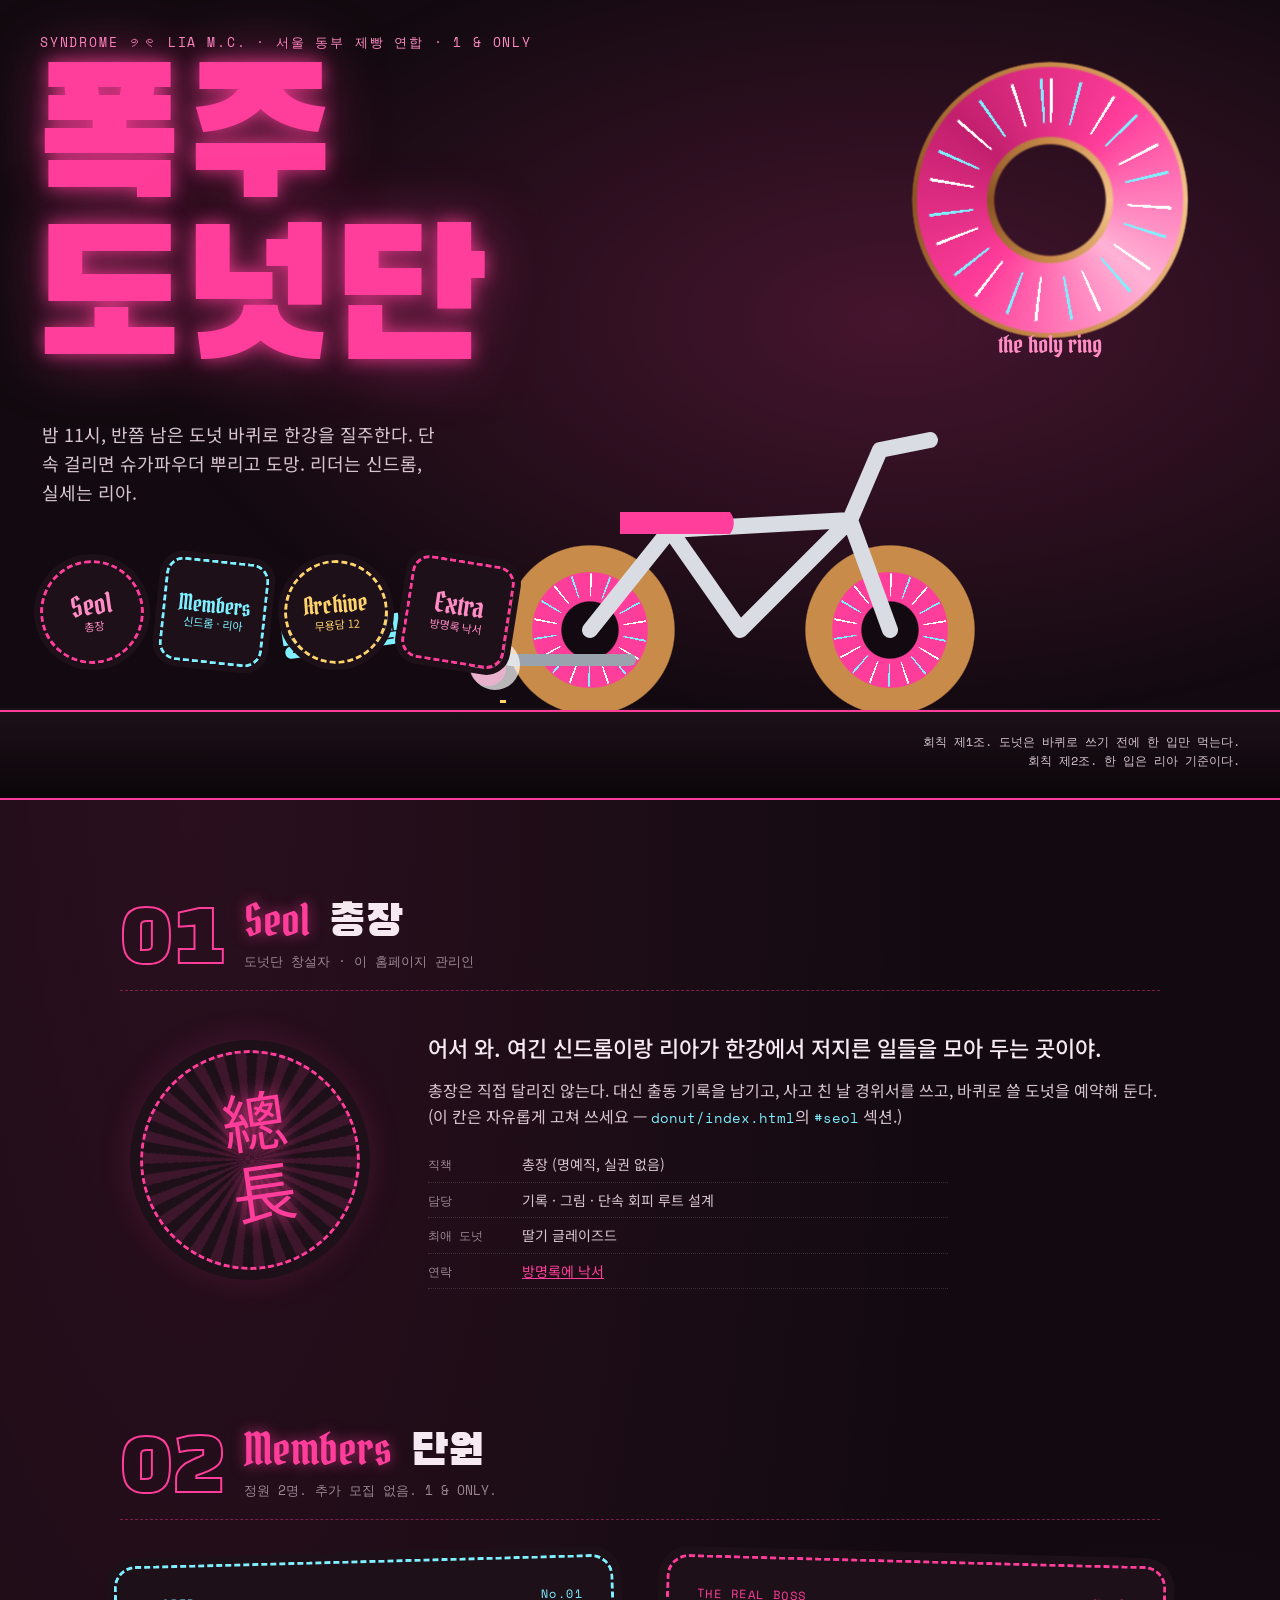
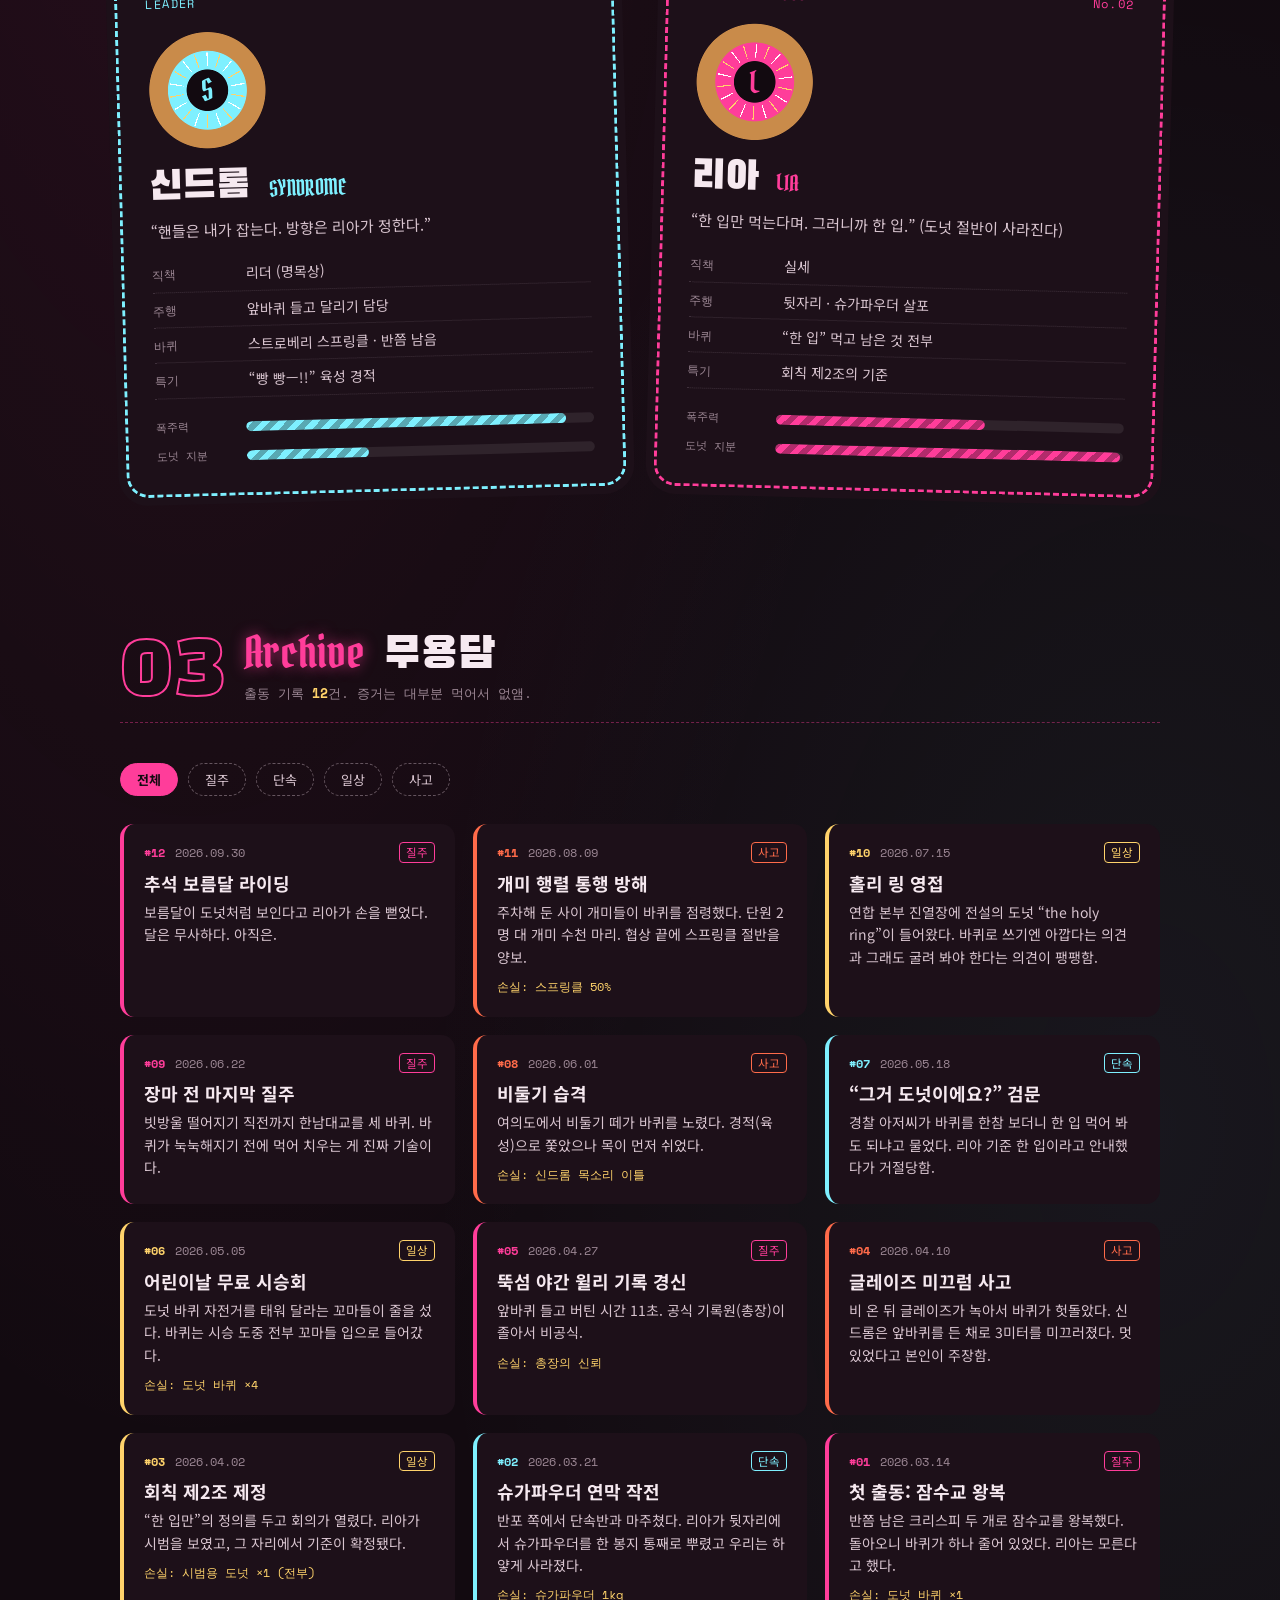
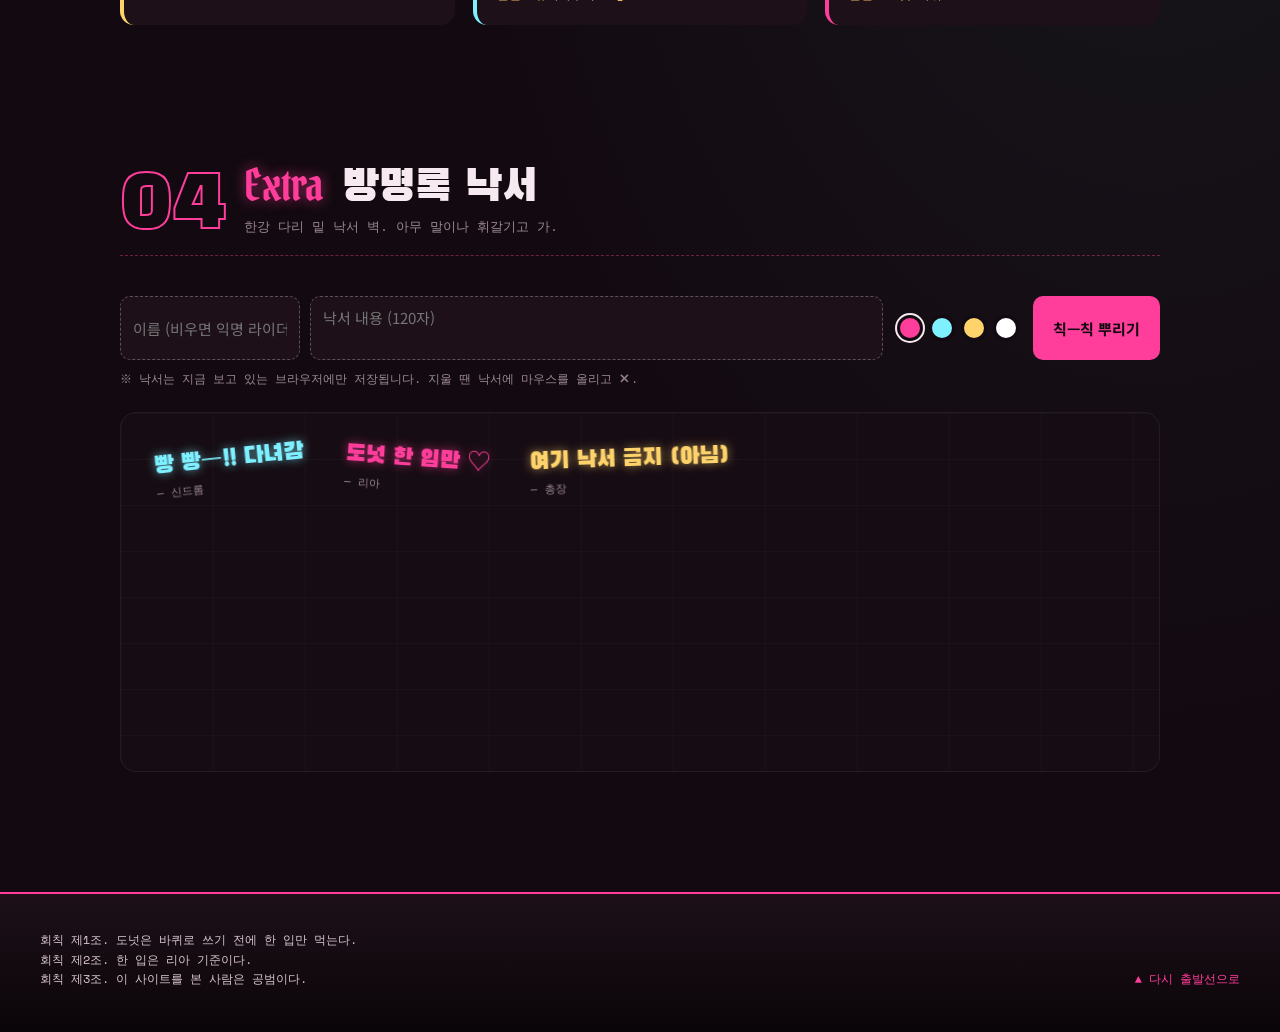
<file: donut/index.html>
<!DOCTYPE html>
<html lang="ko">
<head>
<meta charset="utf-8">
<meta name="viewport" content="width=device-width, initial-scale=1">
<title>폭주 도넛단</title>
<meta name="description" content="SYNDROME ୨୧ LIA M.C. · 서울 동부 제빵 연합 · 1 & ONLY">
<meta name="theme-color" content="#120a10">
<link rel="preconnect" href="https://fonts.googleapis.com">
<link rel="preconnect" href="https://fonts.gstatic.com" crossorigin>
<link rel="stylesheet" href="https://fonts.googleapis.com/css2?family=Black+Han+Sans&family=Noto+Sans+KR:wght@400;500;700&family=Pirata+One&family=Space+Mono:wght@400;700&display=swap">
<link rel="stylesheet" href="style.css">
</head>
<body>

<!-- ───────── HERO (6번 시안 그대로) ───────── -->
<header class="hero" id="top">
  <div class="stage">
    <div class="glow"></div>

    <p class="kicker">SYNDROME ୨୧ LIA M.C. · 서울 동부 제빵 연합 · 1 &amp; ONLY</p>
    <h1 class="title">폭주<br>도넛단</h1>
    <p class="lede">밤 11시, 반쯤 남은 도넛 바퀴로 한강을 질주한다. 단속 걸리면 슈가파우더 뿌리고 도망. 리더는 신드롬, 실세는 리아.</p>

    <div class="ring" aria-hidden="true">
      <div class="torus">
        <div class="dough"></div>
        <div class="glaze"></div>
        <div class="sprinkles"></div>
      </div>
      <span class="ring-label">the holy ring</span>
    </div>

    <div class="bike-wrap" aria-hidden="true">
      <div class="bike">
        <div class="wheel w1"><div class="wheel-spr"></div></div>
        <div class="wheel w2"><div class="wheel-spr"></div></div>
        <svg viewBox="0 0 520 320" width="520" height="320">
          <path d="M120 230 L200 130 L380 120 L420 230 M200 130 L270 230 L380 120 M380 120 L410 50 L460 40" fill="none" stroke="#d9dde3" stroke-width="16" stroke-linecap="round" stroke-linejoin="round"/>
          <path d="M150 112 h110 a18 18 0 0 1 0 22 h-110z" fill="#ff3d9a"/>
          <path d="M160 260 h-120" stroke="#9aa3ad" stroke-width="12" stroke-linecap="round"/>
        </svg>
        <div class="puff p1"></div>
        <div class="puff p2"></div>
        <span class="honk">빵 빵 빵 빵—!!</span>
      </div>
      <div class="spark s1"></div>
      <div class="spark s2"></div>
    </div>

    <div class="road"></div>

    <nav class="patches" aria-label="와펜 메뉴">
      <a class="patch round pink" href="#seol" style="--r:-8deg"><span class="pt">Seol</span><small>총장</small></a>
      <a class="patch square cyan" href="#members" style="--r:6deg"><span class="pt sm">Members</span><small>신드롬 · 리아</small></a>
      <a class="patch round yellow" href="#archive" style="--r:-4deg"><span class="pt md">Archive</span><small>무용담 <b data-archive-count>32</b></small></a>
      <a class="patch square pink" href="#extra" style="--r:9deg"><span class="pt">Extra</span><small>방명록 낙서</small></a>
    </nav>

    <p class="rules">회칙 제1조. 도넛은 바퀴로 쓰기 전에 한 입만 먹는다.<br>회칙 제2조. 한 입은 리아 기준이다.</p>
  </div>
</header>

<main>

  <!-- ───────── SEOL · 총장 ───────── -->
  <section class="sec" id="seol" aria-labelledby="seol-h">
    <div class="sec-head">
      <span class="sec-no">01</span>
      <h2 id="seol-h"><span class="pt">Seol</span> 총장</h2>
      <p class="sec-sub">도넛단 창설자 · 이 홈페이지 관리인</p>
    </div>

    <div class="seol">
      <div class="seol-badge" aria-hidden="true">
        <div class="badge-ring"><span>總長</span></div>
      </div>
      <div class="seol-body">
        <p class="big">어서 와. 여긴 신드롬이랑 리아가 한강에서 저지른 일들을 모아 두는 곳이야.</p>
        <p>총장은 직접 달리진 않는다. 대신 출동 기록을 남기고, 사고 친 날 경위서를 쓰고, 바퀴로 쓸 도넛을 예약해 둔다.
          (이 칸은 자유롭게 고쳐 쓰세요 — <code>donut/index.html</code>의 <code>#seol</code> 섹션.)</p>
        <dl class="specs">
          <div><dt>직책</dt><dd>총장 (명예직, 실권 없음)</dd></div>
          <div><dt>담당</dt><dd>기록 · 그림 · 단속 회피 루트 설계</dd></div>
          <div><dt>최애 도넛</dt><dd>딸기 글레이즈드</dd></div>
          <div><dt>연락</dt><dd><a href="#extra">방명록에 낙서</a></dd></div>
        </dl>
      </div>
    </div>
  </section>

  <!-- ───────── MEMBERS ───────── -->
  <section class="sec" id="members" aria-labelledby="members-h">
    <div class="sec-head">
      <span class="sec-no">02</span>
      <h2 id="members-h"><span class="pt">Members</span> 단원</h2>
      <p class="sec-sub">정원 2명. 추가 모집 없음. 1 &amp; ONLY.</p>
    </div>

    <div class="members">
      <article class="card cyan" style="--r:-1.5deg">
        <div class="card-top">
          <span class="rank">LEADER</span>
          <span class="no">No.01</span>
        </div>
        <div class="portrait" aria-hidden="true"><span>S</span></div>
        <h3>신드롬 <small>SYNDROME</small></h3>
        <p class="quote">“핸들은 내가 잡는다. 방향은 리아가 정한다.”</p>
        <dl class="specs">
          <div><dt>직책</dt><dd>리더 (명목상)</dd></div>
          <div><dt>주행</dt><dd>앞바퀴 들고 달리기 담당</dd></div>
          <div><dt>바퀴</dt><dd>스트로베리 스프링클 · 반쯤 남음</dd></div>
          <div><dt>특기</dt><dd>“빵 빵—!!” 육성 경적</dd></div>
        </dl>
        <div class="meter" style="--v:.92"><span>폭주력</span><i></i></div>
        <div class="meter" style="--v:.35"><span>도넛 지분</span><i></i></div>
      </article>

      <article class="card pink" style="--r:1.5deg">
        <div class="card-top">
          <span class="rank">THE REAL BOSS</span>
          <span class="no">No.02</span>
        </div>
        <div class="portrait" aria-hidden="true"><span>L</span></div>
        <h3>리아 <small>LIA</small></h3>
        <p class="quote">“한 입만 먹는다며. 그러니까 한 입.” (도넛 절반이 사라진다)</p>
        <dl class="specs">
          <div><dt>직책</dt><dd>실세</dd></div>
          <div><dt>주행</dt><dd>뒷자리 · 슈가파우더 살포</dd></div>
          <div><dt>바퀴</dt><dd>“한 입” 먹고 남은 것 전부</dd></div>
          <div><dt>특기</dt><dd>회칙 제2조의 기준</dd></div>
        </dl>
        <div class="meter" style="--v:.6"><span>폭주력</span><i></i></div>
        <div class="meter" style="--v:.99"><span>도넛 지분</span><i></i></div>
      </article>
    </div>
  </section>

  <!-- ───────── ARCHIVE ───────── -->
  <section class="sec" id="archive" aria-labelledby="archive-h">
    <div class="sec-head">
      <span class="sec-no">03</span>
      <h2 id="archive-h"><span class="pt">Archive</span> 무용담</h2>
      <p class="sec-sub">출동 기록 <b data-archive-count>32</b>건. 증거는 대부분 먹어서 없앰.</p>
    </div>

    <div class="filters" role="group" aria-label="무용담 분류">
      <button type="button" class="chip on" data-filter="all">전체</button>
      <button type="button" class="chip" data-filter="질주">질주</button>
      <button type="button" class="chip" data-filter="단속">단속</button>
      <button type="button" class="chip" data-filter="일상">일상</button>
      <button type="button" class="chip" data-filter="사고">사고</button>
    </div>

    <ol class="logs" id="logs"></ol>
    <p class="empty" id="logs-empty" hidden>이 분류엔 아직 무용담이 없다. 출동해라.</p>
  </section>

  <!-- ───────── EXTRA · 방명록 ───────── -->
  <section class="sec" id="extra" aria-labelledby="extra-h">
    <div class="sec-head">
      <span class="sec-no">04</span>
      <h2 id="extra-h"><span class="pt">Extra</span> 방명록 낙서</h2>
      <p class="sec-sub">한강 다리 밑 낙서 벽. 아무 말이나 휘갈기고 가.</p>
    </div>

    <form class="scribble" id="gb-form" autocomplete="off">
      <label class="sr" for="gb-name">이름</label>
      <input id="gb-name" name="name" maxlength="16" placeholder="이름 (비우면 익명 라이더)">
      <label class="sr" for="gb-msg">낙서</label>
      <textarea id="gb-msg" name="msg" maxlength="120" rows="2" placeholder="낙서 내용 (120자)" required></textarea>
      <div class="inks" role="radiogroup" aria-label="스프레이 색">
        <label><input type="radio" name="ink" value="pink" checked><span class="ink pink"></span></label>
        <label><input type="radio" name="ink" value="cyan"><span class="ink cyan"></span></label>
        <label><input type="radio" name="ink" value="yellow"><span class="ink yellow"></span></label>
        <label><input type="radio" name="ink" value="white"><span class="ink white"></span></label>
      </div>
      <button type="submit" class="spray">칙—칙 뿌리기</button>
    </form>
    <p class="note">※ 낙서는 지금 보고 있는 브라우저에만 저장됩니다. 지울 땐 낙서에 마우스를 올리고 ✕.</p>

    <div class="wall" id="wall" aria-live="polite"></div>
  </section>

</main>

<footer class="foot">
  <p>회칙 제1조. 도넛은 바퀴로 쓰기 전에 한 입만 먹는다.<br>회칙 제2조. 한 입은 리아 기준이다.<br>회칙 제3조. 이 사이트를 본 사람은 공범이다.</p>
  <a href="#top" class="totop">▲ 다시 출발선으로</a>
</footer>

<script src="data.js"></script>
<script src="app.js"></script>
</body>
</html>
</file>
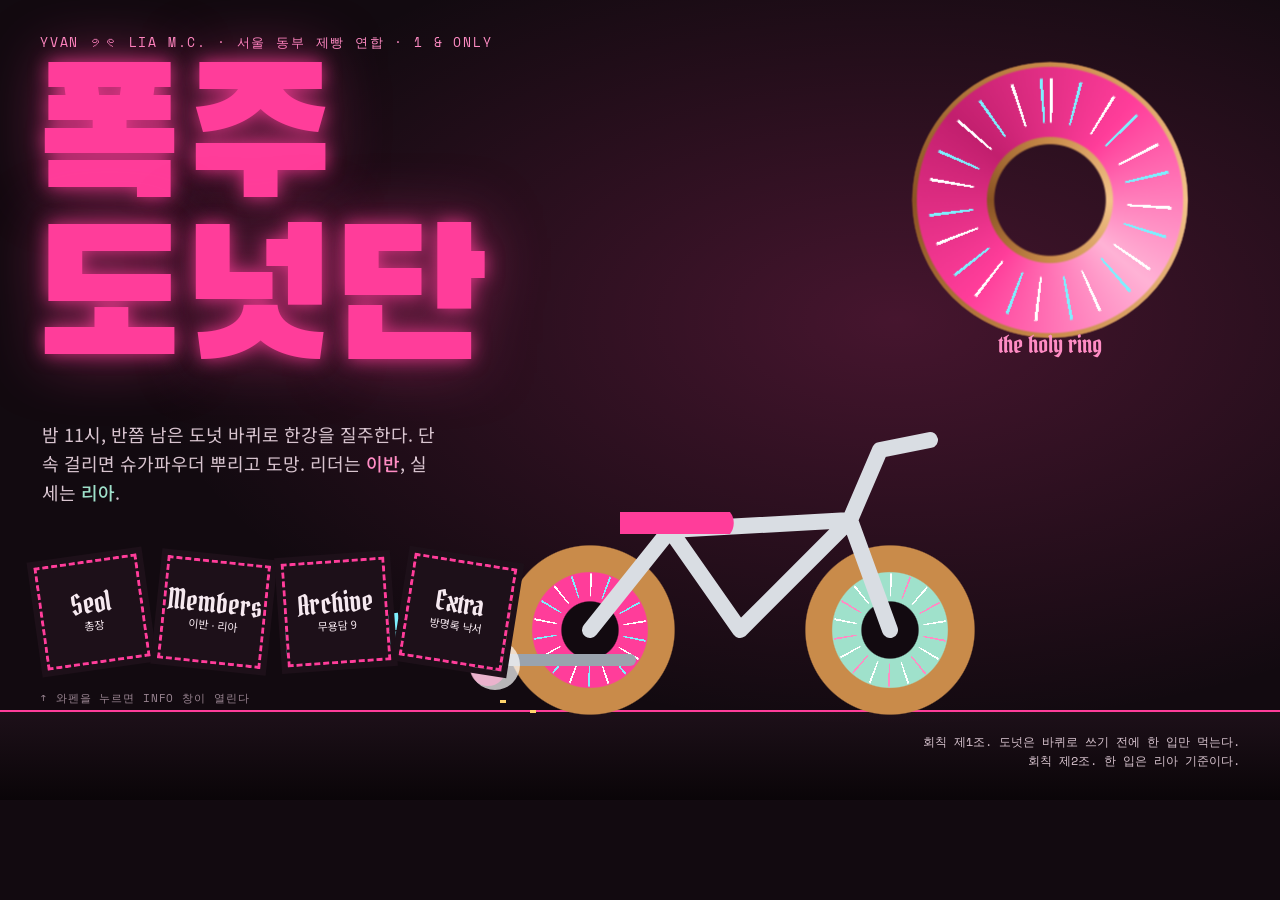
<file: lovinfo/donut-gang.html>
<!doctype html>
<html lang="ko">
<head>
<meta charset="utf-8">
<meta name="viewport" content="width=device-width, initial-scale=1, viewport-fit=cover">
<title>폭주 도넛단 · YVAN ୨୧ LIA</title>
<meta name="description" content="YVAN ୨୧ LIA M.C. · 서울 동부 제빵 연합 · 1 & ONLY">
<meta name="theme-color" content="#120a10">
<link rel="preconnect" href="https://fonts.googleapis.com">
<link rel="preconnect" href="https://fonts.gstatic.com" crossorigin>
<link rel="stylesheet" href="https://fonts.googleapis.com/css2?family=Black+Han+Sans&family=Noto+Sans+KR:wght@400;500;700&family=Pirata+One&family=Space+Mono:wght@400;700&display=swap">
<style>
.dg-root{
  --bg:#120a10; --bg2:#1d1019; --bg3:#0a0508; --surface:#231520; --surface2:#2c1b27;
  --ink:#f6e9f0; --dim:#d8c4cf; --mute:#9c8794;
  --line:rgba(246,233,240,.12); --line2:rgba(246,233,240,.28);
  --pink:#ff3d9a; --pink-l:#ff8cc4; --pink-s:#F4C0D1;
  --mint:#7ef0ff; --mint2:#9FE1CB; --yellow:#ffd36b; --dough:#c98b4a;
  --yvan:var(--pink); --lia:var(--mint2);
  --kr:'Noto Sans KR',system-ui,sans-serif; --display:'Black Han Sans','Noto Sans KR',sans-serif;
  --gothic:'Pirata One',serif; --mono:'Space Mono',ui-monospace,monospace;
  color-scheme:dark;
}
.dg-root,.dg-root *,.dg-root *::before,.dg-root *::after{box-sizing:border-box}
html,body{margin:0;background:#120a10}
.dg-root{position:relative;background:var(--bg);color:var(--ink);font:400 16px/1.6 var(--kr);-webkit-font-smoothing:antialiased;text-align:left}
.dg-root button{font:inherit;color:inherit;cursor:pointer;-webkit-appearance:none;appearance:none}
.dg-root button:focus-visible,.dg-root input:focus-visible,.dg-root textarea:focus-visible{outline:2px solid var(--mint);outline-offset:2px}
.dg-sr-only{position:absolute;width:1px;height:1px;overflow:hidden;clip:rect(0 0 0 0);white-space:nowrap}
.dg-pt{font-family:var(--gothic);font-weight:400}

@keyframes dg-wheelie{0%,100%{transform:rotate(0)}30%,70%{transform:rotate(-24deg)}}
@keyframes dg-spin{to{transform:rotate(360deg)}}
@keyframes dg-torus{0%{transform:rotateX(62deg) rotateZ(0)}100%{transform:rotateX(62deg) rotateZ(360deg)}}
@keyframes dg-flick{0%,100%{opacity:1}42%{opacity:1}43%{opacity:.2}45%{opacity:1}70%{opacity:.6}71%{opacity:1}}
@keyframes dg-exhaust{0%{transform:translate(0,0) scale(.5);opacity:0}15%{opacity:1}100%{transform:translate(-180px,-20px) scale(1.4);opacity:0}}
@keyframes dg-sprk{0%{transform:translate(0,0);opacity:1}100%{transform:translate(-120px,40px);opacity:0}}
@keyframes dg-pop{from{transform:rotate(var(--r,0deg)) scale(.4);opacity:0}to{transform:rotate(var(--r,0deg)) scale(1);opacity:1}}

/* ───────── 메인: 1280×800 시안. 1u = 시안의 1px (페이지 폭 기준, 창 높이와 무관) ───────── */
.dg-page{position:relative;container-type:inline-size;width:100%;max-width:100%;overflow:hidden}
.dg-hero{--u:min(.078125cqw,1.5px);position:relative;height:calc(800 * var(--u));background:var(--bg);overflow:hidden}
.dg-hero::after{content:"";position:absolute;left:0;right:0;bottom:0;height:calc(90 * var(--u));background:linear-gradient(var(--bg2),var(--bg3));border-top:2px solid var(--pink)}
.dg-stage{position:absolute;left:50%;top:0;z-index:1;width:calc(1280 * var(--u));height:100%;transform:translateX(-50%)}
.dg-glow{position:absolute;inset:0;background:radial-gradient(ellipse at 70% 40%,rgba(255,61,154,.22),transparent 60%)}
.dg-kicker{position:absolute;left:calc(40*var(--u));top:calc(32*var(--u));margin:0;font-family:var(--mono);font-size:calc(13*var(--u));letter-spacing:.14em;color:var(--pink-l)}
.dg-title{position:absolute;left:calc(34*var(--u));top:calc(64*var(--u));margin:0;font-family:var(--display);font-weight:400;font-size:calc(180*var(--u));line-height:.9;color:var(--pink);text-shadow:0 0 calc(18*var(--u)) rgba(255,61,154,.8),0 0 calc(60*var(--u)) rgba(255,61,154,.5);animation:dg-flick 4s linear infinite}
.dg-lede{position:absolute;left:calc(42*var(--u));top:calc(420*var(--u));margin:0;width:calc(400*var(--u));font-size:calc(18*var(--u));line-height:1.6;color:var(--dim)}
.dg-lede b{font-weight:500}
.dg-lede .dg-y{color:var(--pink-l)} .dg-lede .dg-l{color:var(--mint2)}
.dg-ring{position:absolute;left:calc(880*var(--u));top:calc(30*var(--u));width:calc(340*var(--u));height:calc(340*var(--u));perspective:calc(900*var(--u))}
.dg-torus{position:absolute;inset:calc(30*var(--u));transform-style:preserve-3d;animation:dg-torus 5s linear infinite}
.dg-torus>div{position:absolute;inset:0;border-radius:50%}
.dg-dough{background:conic-gradient(from 0deg,#c98b4a,#f3c38a,#c98b4a,#8a5424,#c98b4a);-webkit-mask:radial-gradient(circle,transparent 0 28%,#000 29% 70%,transparent 71%);mask:radial-gradient(circle,transparent 0 28%,#000 29% 70%,transparent 71%);transform:translateZ(calc(-10*var(--u)))}
.dg-glaze{background:conic-gradient(from 40deg,#ff3d9a,#ffb3d6,#ff3d9a,#c21f6e,#ff3d9a);-webkit-mask:radial-gradient(circle,transparent 0 31%,#000 32% 66%,transparent 67%);mask:radial-gradient(circle,transparent 0 31%,#000 32% 66%,transparent 67%);transform:translateZ(calc(10*var(--u)))}
.dg-sprinkles{background:repeating-conic-gradient(#fff 0 1.5deg,transparent 1.5deg 14deg,#7ef0ff 14deg 15.5deg,transparent 15.5deg 31deg);-webkit-mask:radial-gradient(circle,transparent 0 38%,#000 39% 60%,transparent 61%);mask:radial-gradient(circle,transparent 0 38%,#000 39% 60%,transparent 61%);transform:translateZ(calc(14*var(--u)))}
.dg-ring-label{position:absolute;left:0;right:0;bottom:calc(6*var(--u));text-align:center;font-family:var(--gothic);font-size:calc(24*var(--u));color:var(--pink-l)}
.dg-bike-wrap{position:absolute;left:calc(470*var(--u));top:calc(400*var(--u));width:calc(520*var(--u));height:calc(300*var(--u))}
.dg-bike{position:absolute;left:0;bottom:0;width:100%;height:100%;transform-origin:23% 80%;animation:dg-wheelie 3s ease-in-out infinite}
.dg-bike svg{position:absolute;left:0;top:0;width:100%;height:calc(320*var(--u));overflow:visible}
.dg-wheel{position:absolute;top:calc(140*var(--u));width:calc(180*var(--u));height:calc(180*var(--u));border-radius:50%;background:radial-gradient(circle,var(--bg) 0 22%,var(--pink) 23% 45%,var(--dough) 46% 66%,transparent 67%);animation:dg-spin .5s linear infinite}
.dg-w1{left:calc(30*var(--u))}.dg-w2{left:calc(330*var(--u));background:radial-gradient(circle,var(--bg) 0 22%,var(--mint2) 23% 45%,var(--dough) 46% 66%,transparent 67%)}
.dg-wheel-spr{position:absolute;inset:0;border-radius:50%;background:repeating-conic-gradient(#fff 0 2deg,transparent 2deg 20deg,#7ef0ff 20deg 22deg,transparent 22deg 40deg);-webkit-mask:radial-gradient(circle,transparent 0 26%,#000 27% 44%,transparent 45%);mask:radial-gradient(circle,transparent 0 26%,#000 27% 44%,transparent 45%)}
.dg-w2 .dg-wheel-spr{background:repeating-conic-gradient(#fff 0 2deg,transparent 2deg 20deg,#ff8cc4 20deg 22deg,transparent 22deg 40deg)}
.dg-puff{position:absolute;left:0;border-radius:50%;animation:dg-exhaust 1s ease-out infinite}
.dg-p1{top:calc(240*var(--u));width:calc(50*var(--u));height:calc(50*var(--u));background:rgba(255,255,255,.7)}
.dg-p2{top:calc(250*var(--u));width:calc(36*var(--u));height:calc(36*var(--u));background:rgba(255,179,214,.7);animation-delay:.35s}
.dg-honk{position:absolute;left:calc(-190*var(--u));top:calc(200*var(--u));font-family:var(--display);font-size:calc(40*var(--u));color:var(--mint);transform:rotate(-8deg);white-space:nowrap}
.dg-spark{position:absolute;width:calc(6*var(--u));height:calc(3*var(--u));background:var(--yellow);animation:dg-sprk .6s linear infinite}
.dg-s1{left:calc(30*var(--u));top:calc(300*var(--u))}.dg-s2{left:calc(60*var(--u));top:calc(310*var(--u));animation-duration:.7s;animation-delay:.2s}
.dg-road{display:none}
.dg-patches{position:absolute;left:calc(40*var(--u));top:calc(560*var(--u));display:flex;gap:calc(18*var(--u));z-index:2}
.dg-patch{--c:var(--pink);--t:var(--pink-l);width:calc(104*var(--u));height:calc(104*var(--u));padding:0;background:var(--bg2);border:calc(3*var(--u)) dashed var(--c);outline:calc(6*var(--u)) solid var(--bg2);display:flex;flex-direction:column;align-items:center;justify-content:center;color:var(--t);line-height:1.3;transform:rotate(var(--r,0deg));transition:all .2s}
.dg-patch.round{border-radius:50%}.dg-patch.square{border-radius:calc(18*var(--u))}
.dg-patch.mint{--c:var(--mint);--t:var(--mint)}.dg-patch.yellow{--c:var(--yellow);--t:var(--yellow)}
.dg-patch .dg-pt{font-size:calc(28*var(--u));line-height:1}.dg-patch .dg-pt.sm{font-size:calc(22*var(--u))}.dg-patch .dg-pt.md{font-size:calc(24*var(--u))}
.dg-patch small{font-size:calc(11*var(--u))}
.dg-patch:hover,.dg-patch:focus-visible,.dg-patch[aria-expanded="true"]{transform:rotate(0) scale(1.08);background:var(--c);color:var(--bg)}
.dg-rules{position:absolute;right:calc(40*var(--u));bottom:calc(30*var(--u));margin:0;font-family:var(--mono);font-size:calc(12*var(--u));color:var(--dim);text-align:right}
.dg-hint{position:absolute;left:calc(40*var(--u));top:calc(690*var(--u));margin:0;font-family:var(--mono);font-size:calc(11*var(--u));color:var(--mute);letter-spacing:.08em}

/* 좁은 폭(모바일·작은 위젯): 세로로 쌓기 */
@container (max-width:759px){
  .dg-hero{height:auto}
  .dg-hero::after{display:none}
  .dg-stage{--u:1px;position:relative;left:auto;width:auto;height:auto;transform:none;padding:20px 16px 0;display:flex;flex-direction:column}
  .dg-stage>*{position:relative;left:auto;right:auto;top:auto;bottom:auto}
  .dg-glow{position:absolute;inset:0}
  .dg-kicker{order:1;font-size:11px;letter-spacing:.06em;padding-right:120px}
  .dg-title{order:2;margin-top:14px;font-size:clamp(64px,27cqw,140px)}
  .dg-ring{--u:.5px;order:0;position:absolute;top:56px;right:-22px;left:auto}
  .dg-ring-label{font-size:15px;bottom:-6px}
  .dg-lede{order:3;width:auto;margin-top:18px;font-size:16px}
  .dg-bike-wrap{--u:min(.55px,.14cqw);order:4;align-self:center;left:calc(70*var(--u));margin-top:20px}
  .dg-honk{left:calc(-40*var(--u));top:calc(110*var(--u))}
  .dg-patches{--u:1px;order:5;display:grid;grid-template-columns:repeat(4,1fr);gap:10px;padding:6px 4px 8px;justify-items:center}
  .dg-patch{width:min(21cqw,92px);height:min(21cqw,92px);border-width:3px;outline-width:4px}
  .dg-patch .dg-pt,.dg-patch .dg-pt.sm,.dg-patch .dg-pt.md{font-size:min(5cqw,22px)}
  .dg-patch small{font-size:9.5px;text-align:center}
  .dg-hint{order:6;text-align:center;padding:8px 0 14px;font-size:11px}
  .dg-road{display:block;order:7;height:0;border-top:2px solid var(--pink);margin:0 -16px}
  .dg-rules{order:8;margin:0 -16px;padding:14px 16px 22px;background:linear-gradient(var(--bg2),var(--bg3));font-size:11px}
}

/* ───────── 팝업: 페이지 안에 붙는 창 (위젯·iframe 안에서도 동작) ───────── */
.dg-pop{position:absolute;left:0;top:0;right:0;bottom:0;z-index:50;display:flex;justify-content:center;align-items:flex-start;padding:24px 16px 40px;background:rgba(10,5,8,.82);opacity:0;visibility:hidden;pointer-events:none;transition:opacity .18s,visibility 0s .18s}
.dg-pop.dg-on{opacity:1;visibility:visible;pointer-events:auto;transition:opacity .18s}
.dg-win{position:relative;width:100%;max-width:560px;background:var(--surface);border:3px dashed var(--c,var(--pink));outline:6px solid var(--surface);border-radius:18px;overflow:hidden;transform:translateY(16px) scale(.97);transition:transform .24s cubic-bezier(.3,1.5,.5,1)}
.dg-pop.dg-on .dg-win{transform:none}
.dg-win.wide{max-width:680px}
.dg-win-head{display:flex;align-items:center;gap:10px;padding:12px 12px 12px 16px;background:var(--bg2);border-bottom:1px dashed var(--line2)}
.dg-win-tag{font:700 11px var(--mono);letter-spacing:.1em;color:var(--c,var(--pink));padding:2px 8px;border:1px dashed var(--c,var(--pink));border-radius:6px}
.dg-win-title{flex:1;min-width:0;margin:0;font-family:var(--gothic);font-weight:400;font-size:26px;line-height:1;color:var(--c,var(--pink));text-shadow:0 0 12px color-mix(in srgb,var(--c,var(--pink)) 50%,transparent)}
.dg-win-title small{font:400 13px var(--kr);color:var(--mute);margin-left:6px;text-shadow:none}
.dg-x{flex:none;width:40px;height:40px;border-radius:10px;border:1px solid var(--line2);background:transparent;display:grid;place-items:center;font-size:18px;color:var(--dim);transition:background .15s}
.dg-x:hover{background:var(--surface2);color:var(--ink)}
.dg-win-body{padding:18px}
.dg-panel{display:none}
.dg-panel.dg-on{display:block}
@container (max-width:599px){
  .dg-pop{padding:16px 10px 24px}
  .dg-win{outline-width:4px;border-radius:16px}
  .dg-win-body{padding:14px}
  .dg-win-title{font-size:22px}
  .dg-seol{grid-template-columns:1fr!important;justify-items:center;text-align:center}
}

/* 공통 */
.dg-specs{margin:0;display:grid;gap:6px;font-size:14px}
.dg-specs div{display:grid;grid-template-columns:84px 1fr;gap:10px;border-bottom:1px dotted var(--line);padding-bottom:6px}
.dg-specs dt{font:12px var(--mono);color:var(--mute);padding-top:2px}
.dg-specs dd{margin:0;color:var(--dim)}
.dg-btn{min-height:44px;display:flex;align-items:center;justify-content:center;gap:6px;border:1px solid var(--line2);border-radius:10px;background:transparent;padding:8px 12px;transition:background .15s,transform .1s}
.dg-btn:hover{background:var(--surface2)}
.dg-btn:active{transform:scale(.97)}
.dg-btn.hot{background:var(--pink);border-color:var(--pink);color:var(--bg);font-weight:700}
.dg-btn.hot:hover{box-shadow:0 0 18px rgba(255,61,154,.55)}
.dg-grid2{display:grid;grid-template-columns:repeat(2,minmax(0,1fr));gap:8px}

/* Seol */
.dg-seol{display:grid;grid-template-columns:120px 1fr;gap:18px;align-items:center;margin-bottom:16px}
.dg-badge{width:112px;aspect-ratio:1;border-radius:50%;display:grid;place-items:center;border:3px dashed var(--pink);outline:6px solid var(--bg2);background:repeating-conic-gradient(rgba(255,61,154,.14) 0 6deg,transparent 6deg 12deg),var(--bg2);transform:rotate(-8deg)}
.dg-badge span{font-family:var(--display);font-size:34px;color:var(--pink);text-shadow:0 0 12px rgba(255,61,154,.8);writing-mode:vertical-rl;letter-spacing:.08em}
.dg-seol p{margin:0;color:var(--dim);font-size:15px}
.dg-seol p.big{color:var(--ink);font-size:17px;font-weight:500;margin-bottom:6px}

/* Members 위젯 */
.dg-ride{position:relative;height:250px;border-radius:14px;overflow:hidden;background:radial-gradient(ellipse at 70% 30%,rgba(255,61,154,.2),transparent 60%),var(--bg2)}
.dg-ride-top{position:absolute;left:14px;top:10px;right:14px;display:flex;justify-content:space-between;align-items:baseline;gap:8px}
.dg-ride-top .dg-dg{font-family:var(--display);font-size:24px;color:var(--pink-l);line-height:1}
.dg-ride-top .dg-mc{font:11px var(--mono);color:var(--pink-s)}
.dg-spd{position:absolute;left:14px;top:44px;font:12px var(--mono);color:var(--pink-s)}
.dg-horn{position:absolute;right:16px;top:58px;padding:6px 12px;border-radius:12px;background:var(--mint2);color:#04342C;font-family:var(--display);font-size:18px;opacity:0;transform:scale(.6) rotate(6deg);transition:all .18s;pointer-events:none}
.dg-horn.on{opacity:1;transform:scale(1) rotate(-4deg)}
.dg-ride svg{position:absolute;left:0;bottom:0;width:100%;height:80%}
.dg-thr{display:flex;align-items:center;gap:12px;margin:14px 0 10px}
.dg-thr label{font-size:14px;color:var(--dim);min-width:44px}
.dg-thr input{flex:1;accent-color:var(--pink);height:24px}
.dg-thr output{font:700 14px var(--mono);min-width:36px;text-align:right}
.dg-mcard{text-align:left;background:var(--bg2);border:1px solid var(--line);border-radius:12px;padding:12px;transition:border-color .15s,transform .15s}
.dg-mcard:hover{transform:translateY(-2px)}
.dg-mcard[aria-pressed="true"]{border:2px solid var(--c);padding:11px;box-shadow:0 0 16px color-mix(in srgb,var(--c) 30%,transparent)}
.dg-mhead{display:flex;align-items:center;gap:10px;margin-bottom:10px}
.dg-av{width:42px;height:42px;flex:none;border-radius:50%;display:grid;place-items:center;font-family:var(--gothic);font-size:20px;color:var(--bg);background:radial-gradient(circle,var(--bg2) 0 22%,var(--c) 23% 60%,var(--dough) 61% 100%)}
.dg-av span{background:var(--bg2);color:var(--c);width:20px;height:20px;border-radius:50%;display:grid;place-items:center;font-size:14px}
.dg-mname{display:block;font-family:var(--gothic);font-size:22px;line-height:1;color:var(--c)}
.dg-mrole{font-size:12px;color:var(--mute)}
.dg-stat{font-size:12px;color:var(--mute);margin:6px 0 4px;display:flex;justify-content:space-between}
.dg-stat b{font:11px var(--mono);color:var(--dim)}
.dg-bar{height:7px;border-radius:4px;background:var(--surface2);overflow:hidden}
.dg-bar i{display:block;height:100%;background:repeating-linear-gradient(-45deg,var(--c) 0 6px,color-mix(in srgb,var(--c) 70%,#000) 6px 12px);border-radius:4px}
.dg-quote{font-size:14px;color:var(--dim);margin:12px 2px 4px;min-height:22px}
.dg-mdetail{margin-top:12px;padding-top:12px;border-top:1px dashed var(--line2)}

/* Archive */
.dg-chips{display:flex;flex-wrap:wrap;gap:8px;margin-bottom:14px}
.dg-chip{font-size:13px;color:var(--dim);background:transparent;border:1.5px dashed var(--line2);border-radius:999px;padding:5px 14px;min-height:34px;transition:all .15s}
.dg-chip:hover{border-color:var(--yellow);color:var(--yellow)}
.dg-chip[aria-pressed="true"]{background:var(--yellow);border:1.5px solid var(--yellow);color:var(--bg);font-weight:700}
.dg-logs{list-style:none;margin:0;padding:0;display:grid;gap:10px}
.dg-log{padding:12px 14px;background:var(--bg2);border-radius:12px;border-left:4px solid var(--c)}
.dg-log-meta{display:flex;gap:10px;align-items:baseline;font:11.5px var(--mono);color:var(--mute)}
.dg-log-no{color:var(--c);font-weight:700}
.dg-log-tag{margin-left:auto;border:1px solid var(--c);color:var(--c);border-radius:4px;padding:0 6px;font-family:var(--kr)}
.dg-log h3{margin:6px 0 4px;font-size:16px;line-height:1.35;color:var(--ink);font-weight:700}
.dg-log p{margin:0;font-size:14px;color:var(--dim)}
.dg-log .dg-loss{margin-top:6px;font:11.5px var(--mono);color:var(--yellow)}

/* Extra */
.dg-scribble{display:grid;grid-template-columns:1fr auto;gap:8px}
.dg-scribble input[type=text],.dg-scribble textarea{grid-column:1/-1;font:15px var(--kr);color:var(--ink);background:var(--bg2);border:1.5px dashed var(--line2);border-radius:10px;padding:10px 12px;resize:none}
.dg-scribble input[type=text]:focus,.dg-scribble textarea:focus{outline:none;border-color:var(--pink);border-style:solid}
.dg-inks{display:flex;align-items:center;gap:6px}
.dg-inks label{cursor:pointer}
.dg-inks input{position:absolute;opacity:0;pointer-events:none}
.dg-ink{display:block;width:28px;height:28px;border-radius:50%;border:3px solid var(--surface);box-shadow:0 0 0 2px transparent;transition:box-shadow .15s}
.dg-inks input:checked+.dg-ink{box-shadow:0 0 0 2px var(--ink)}
.dg-inks input:focus-visible+.dg-ink{box-shadow:0 0 0 2px var(--mint)}
.dg-note{margin:8px 0 12px;font:11px var(--mono);color:var(--mute)}
.dg-wall{position:relative;min-height:180px;padding:18px;border-radius:12px;display:flex;flex-wrap:wrap;gap:16px 22px;align-content:flex-start;background:linear-gradient(rgba(255,255,255,.025) 1px,transparent 1px) 0 0/100% 40px,linear-gradient(90deg,rgba(255,255,255,.02) 1px,transparent 1px) 0 0/80px 100%,#160c13;border:1px solid var(--line)}
.dg-tag{--c:var(--pink);position:relative;max-width:240px;padding:2px 4px;transform:rotate(var(--r,0deg));animation:dg-pop .35s cubic-bezier(.2,1.6,.4,1) both}
.dg-tag.mint{--c:var(--mint2)}.dg-tag.yellow{--c:var(--yellow)}.dg-tag.white{--c:#fff}
.dg-tag-msg{display:block;font-family:var(--display);font-size:21px;line-height:1.2;color:var(--c);text-shadow:0 0 10px color-mix(in srgb,var(--c) 55%,transparent);word-break:keep-all;overflow-wrap:anywhere}
.dg-tag-by{display:block;margin-top:2px;font:11px var(--mono);color:var(--mute)}
.dg-tag-del{position:absolute;top:-10px;right:-12px;width:24px;height:24px;border-radius:50%;border:0;background:var(--bg);color:var(--mute);font-size:12px;opacity:0;transition:opacity .15s}
.dg-tag:hover .dg-tag-del,.dg-tag-del:focus-visible{opacity:1}
@media (hover:none){.dg-tag-del{opacity:1}}

@media (prefers-reduced-motion:reduce){.dg-root *,.dg-root *::before,.dg-root *::after{animation:none!important;transition:none!important}}
</style>
</head>
<body>
<div class="dg-root dg-page" id="dg-page">
<div class="dg-hero" id="dg-top">
  <div class="dg-stage">
    <div class="dg-glow"></div>
    <p class="dg-kicker">YVAN ୨୧ LIA M.C. · 서울 동부 제빵 연합 · 1 &amp; ONLY</p>
    <h1 class="dg-title">폭주<br>도넛단</h1>
    <p class="dg-lede">밤 11시, 반쯤 남은 도넛 바퀴로 한강을 질주한다. 단속 걸리면 슈가파우더 뿌리고 도망. 리더는 <b class="dg-y">이반</b>, 실세는 <b class="dg-l">리아</b>.</p>

    <div class="dg-ring" aria-hidden="true">
      <div class="dg-torus"><div class="dg-dough"></div><div class="dg-glaze"></div><div class="dg-sprinkles"></div></div>
      <span class="dg-ring-label">the holy ring</span>
    </div>

    <div class="dg-bike-wrap" aria-hidden="true">
      <div class="dg-bike">
        <div class="dg-wheel dg-w1"><div class="dg-wheel-spr"></div></div>
        <div class="dg-wheel dg-w2"><div class="dg-wheel-spr"></div></div>
        <svg viewBox="0 0 520 320" width="520" height="320">
          <path d="M120 230 L200 130 L380 120 L420 230 M200 130 L270 230 L380 120 M380 120 L410 50 L460 40" fill="none" stroke="#d9dde3" stroke-width="16" stroke-linecap="round" stroke-linejoin="round"/>
          <path d="M150 112 h110 a18 18 0 0 1 0 22 h-110z" fill="#ff3d9a"/>
          <path d="M160 260 h-120" stroke="#9aa3ad" stroke-width="12" stroke-linecap="round"/>
        </svg>
        <div class="dg-puff dg-p1"></div><div class="dg-puff dg-p2"></div>
        <span class="dg-honk">빵 빵 빵 빵—!!</span>
      </div>
      <div class="dg-spark dg-s1"></div><div class="dg-spark dg-s2"></div>
    </div>

    <div class="dg-road"></div>

    <nav class="dg-patches" aria-label="와펜 메뉴">
      <button type="button" class="dg-patch dg-round" data-k="seol" aria-haspopup="dialog" aria-expanded="false" style="--r:-8deg"><span class="dg-pt">Seol</span><small>총장</small></button>
      <button type="button" class="dg-patch dg-square dg-mint" data-k="members" aria-haspopup="dialog" aria-expanded="false" style="--r:6deg"><span class="dg-pt dg-sm">Members</span><small>이반 · 리아</small></button>
      <button type="button" class="dg-patch dg-round dg-yellow" data-k="archive" aria-haspopup="dialog" aria-expanded="false" style="--r:-4deg"><span class="dg-pt dg-md">Archive</span><small>무용담 <span data-count>0</span></small></button>
      <button type="button" class="dg-patch dg-square" data-k="extra" aria-haspopup="dialog" aria-expanded="false" style="--r:9deg"><span class="dg-pt">Extra</span><small>방명록 낙서</small></button>
    </nav>
    <p class="dg-hint">↑ 와펜을 누르면 INFO 창이 열린다</p>

    <p class="dg-rules">회칙 제1조. 도넛은 바퀴로 쓰기 전에 한 입만 먹는다.<br>회칙 제2조. 한 입은 리아 기준이다.</p>
  </div>
</div>

<!-- ───────── 팝업 ───────── -->
<div class="dg-pop" id="dg-pop" aria-hidden="true">
  <div class="dg-win" id="dg-win" role="dialog" aria-modal="true" aria-labelledby="dg-winT">
    <div class="dg-win-head">
      <span class="dg-win-tag" id="dg-winTag">INFO</span>
      <h2 class="dg-win-title" id="dg-winT">Seol</h2>
      <button type="button" class="dg-x" id="dg-winX" aria-label="닫기">✕</button>
    </div>
    <div class="dg-win-body" id="dg-winBody">

      <!-- Seol · 총장 -->
      <div class="dg-panel" data-panel="seol">
        <div class="dg-seol">
          <div class="dg-badge" aria-hidden="true"><span>總長</span></div>
          <div>
            <p class="dg-big">어서 와. 여긴 이반이랑 리아가 한강에서 저지른 일들을 모아 두는 곳이야.</p>
            <p>총장은 직접 달리진 않는다. 출동 기록을 남기고, 사고 친 날 경위서를 쓰고, 바퀴로 쓸 도넛을 예약해 둔다.</p>
          </div>
        </div>
        <dl class="dg-specs">
          <div><dt>직책</dt><dd>총장 (명예직, 실권 없음)</dd></div>
          <div><dt>담당</dt><dd>기록 · 그림 · 단속 회피 루트 설계</dd></div>
          <div><dt>최애 도넛</dt><dd>딸기 글레이즈드</dd></div>
          <div><dt>회칙</dt><dd>제1조. 도넛은 바퀴로 쓰기 전에 한 입만 먹는다.<br>제2조. 한 입은 리아 기준이다.</dd></div>
        </dl>
      </div>

      <!-- Members · 위젯 -->
      <div class="dg-panel" data-panel="members">
        <div class="dg-ride">
          <div class="dg-ride-top"><span class="dg-dg">폭주 도넛단</span><span class="dg-mc">YVAN ୨୧ LIA M.C.</span></div>
          <span class="dg-spd" id="dg-spd"></span>
          <div class="dg-horn" id="dg-horn">빵 빵—!!</div>
          <svg viewBox="0 0 380 210" preserveAspectRatio="xMidYMax meet" role="img" aria-label="도넛 바퀴 바이크를 탄 이반과 리아">
            <rect x="-200" y="182" width="780" height="28" fill="#120a10"/>
            <g id="dg-road"></g><g id="dg-b0"></g><g id="dg-b1"></g>
          </svg>
        </div>
        <div class="dg-thr">
          <label for="dg-thr">스로틀</label>
          <input id="dg-thr" type="range" min="0" max="100" step="1" value="40">
          <output id="dg-thrOut" for="dg-thr">40</output>
        </div>
        <div class="dg-grid2" style="margin-bottom:12px">
          <button type="button" class="dg-btn dg-hot" id="dg-hornBtn">📣 경적 빵빵</button>
          <button type="button" class="dg-btn" id="dg-wBtn">↗ <span id="dg-wLbl">이반 윌리</span></button>
        </div>
        <div class="dg-grid2" id="dg-mcards"></div>
        <p class="dg-quote" id="dg-quote" aria-live="polite"></p>
        <div class="dg-mdetail" id="dg-mdetail"></div>
      </div>

      <!-- Archive -->
      <div class="dg-panel" data-panel="archive">
        <div class="dg-chips" role="group" aria-label="무용담 분류" id="dg-chips"></div>
        <ol class="dg-logs" id="dg-logs"></ol>
      </div>

      <!-- Extra · 방명록 -->
      <div class="dg-panel" data-panel="extra">
        <form class="dg-scribble" id="dg-gb" autocomplete="off">
          <label class="dg-sr-only" for="dg-gbName">이름</label>
          <input type="text" id="dg-gbName" name="name" maxlength="16" placeholder="이름 (비우면 익명 라이더)">
          <label class="dg-sr-only" for="dg-gbMsg">낙서</label>
          <textarea id="dg-gbMsg" name="msg" maxlength="80" rows="2" placeholder="낙서 내용 (80자)" required></textarea>
          <div class="dg-inks" role="radiogroup" aria-label="스프레이 색">
            <label><input type="radio" name="ink" value="pink" checked><span class="dg-ink" style="background:var(--pink)"></span><span class="dg-sr-only">핑크</span></label>
            <label><input type="radio" name="ink" value="mint"><span class="dg-ink" style="background:var(--mint2)"></span><span class="dg-sr-only">민트</span></label>
            <label><input type="radio" name="ink" value="yellow"><span class="dg-ink" style="background:var(--yellow)"></span><span class="dg-sr-only">노랑</span></label>
            <label><input type="radio" name="ink" value="white"><span class="dg-ink" style="background:#fff"></span><span class="dg-sr-only">흰색</span></label>
          </div>
          <button type="submit" class="dg-btn dg-hot">칙—칙 뿌리기</button>
        </form>
        <p class="dg-note">※ 낙서는 지금 이 브라우저에만 저장돼요.</p>
        <div class="dg-wall" id="dg-wall" aria-live="polite"></div>
      </div>

    </div>
  </div>
</div>
</div>

<script>
(function () {
  'use strict';
  var reduce = matchMedia('(prefers-reduced-motion: reduce)').matches;

  /* ───────── 데이터 (여기만 고치면 됨) ───────── */
  var MEMBERS = [
    { key: 'yvan', name: 'YVAN', kr: '이반', role: '단장', color: 'var(--yvan)', hex: '#ff3d9a', frost: '#ED93B1', frame: '#F4C0D1',
      stats: [['과속', 96], ['츤데레', 88], ['도넛 몰래 먹기', 40]],
      lines: ['"비켜. 도넛 식는다." — 이반', '"단장은 나야." — 이반 / "응, 그래." — 리아'],
      specs: [['직책', '단장 (명목상)'], ['주행', '앞바퀴 들고 달리기 담당'], ['바퀴', '스트로베리 글레이즈 · 반쯤 남음'], ['특기', '"빵 빵—!!" 육성 경적']] },
    { key: 'lia', name: 'LIA', kr: '리아', role: '실세', color: 'var(--lia)', hex: '#5DCAA5', frost: '#9FE1CB', frame: '#E1F5EE',
      stats: [['과속', 62], ['단장 조련', 100], ['도넛 몰래 먹기', 99]],
      lines: ['"한 입은 내 기준이야." — 리아', '"슈가파우더 뿌리고 튀어!" — 리아'],
      specs: [['직책', '실세'], ['주행', '슈가파우더 살포 · 길 안내'], ['바퀴', '"한 입" 먹고 남은 것 전부'], ['특기', '회칙 제2조의 기준']] }
  ];
  // tag: 질주 | 단속 | 일상 | 사고
  var ARCHIVE = [
    ['2026.03.14', '질주', '첫 출동: 잠수교 왕복', '반쯤 남은 크리스피 두 개로 잠수교를 왕복했다. 돌아오니 바퀴가 하나 줄어 있었다. 리아는 모른다고 했다.', '도넛 바퀴 ×1'],
    ['2026.03.21', '단속', '슈가파우더 연막 작전', '반포에서 단속반과 마주쳤다. 리아가 슈가파우더를 한 봉지 통째로 뿌렸고 우리는 하얗게 사라졌다.', '슈가파우더 1kg'],
    ['2026.04.02', '일상', '회칙 제2조 제정', '"한 입만"의 정의를 두고 회의가 열렸다. 리아가 시범을 보였고, 그 자리에서 기준이 확정됐다.', '시범용 도넛 ×1 (전부)'],
    ['2026.04.10', '사고', '글레이즈 미끄럼 사고', '비 온 뒤 글레이즈가 녹아 바퀴가 헛돌았다. 이반은 앞바퀴를 든 채 3미터를 미끄러졌다. 멋있었다고 본인이 주장함.', ''],
    ['2026.04.27', '질주', '뚝섬 야간 윌리 기록 경신', '앞바퀴 들고 버틴 시간 11초. 공식 기록원(총장)이 졸아서 비공식.', '총장의 신뢰'],
    ['2026.05.18', '단속', '"그거 도넛이에요?" 검문', '경찰 아저씨가 바퀴를 한참 보더니 한 입 먹어 봐도 되냐고 물었다. 리아 기준 한 입이라고 안내했다가 거절당함.', ''],
    ['2026.06.01', '사고', '비둘기 습격', '여의도에서 비둘기 떼가 바퀴를 노렸다. 이반이 육성 경적으로 쫓았으나 목이 먼저 쉬었다.', '이반 목소리 이틀'],
    ['2026.07.15', '일상', '홀리 링 영접', '연합 본부 진열장에 전설의 도넛 "the holy ring"이 들어왔다. 굴려 보자는 이반과 먹자는 리아가 대치 중.', ''],
    ['2026.09.30', '질주', '추석 보름달 라이딩', '보름달이 도넛처럼 보인다고 리아가 손을 뻗었다. 달은 무사하다. 아직은.', '']
  ];
  var TAG_COLOR = { 질주: 'var(--pink)', 단속: 'var(--mint)', 일상: 'var(--yellow)', 사고: '#ff6b4a' };
  var PANELS = {
    seol:    { title: 'Seol',    sub: '총장',        tag: 'INFO',   c: 'var(--pink)' },
    members: { title: 'Members', sub: '이반 · 리아', tag: 'WIDGET', c: 'var(--mint)', wide: true },
    archive: { title: 'Archive', sub: '무용담',      tag: 'LOG',    c: 'var(--yellow)' },
    extra:   { title: 'Extra',   sub: '방명록 낙서', tag: 'WALL',   c: 'var(--pink)' }
  };

  function $(id) { return document.getElementById(id); }
  function h(tag, cls, text) { var n = document.createElement(tag); if (cls) n.className = cls; if (text != null) n.textContent = text; return n; }

  document.querySelectorAll('[data-count]').forEach(function (n) { n.textContent = ARCHIVE.length; });

  /* ───────── 팝업 ───────── */
  var pop = $('dg-pop'), win = $('dg-win'), page = $('dg-page'), lastBtn = null, current = null;
  // 창이 페이지보다 길면 페이지를 그만큼 늘린다
  function fitPage() { page.style.minHeight = current ? (win.offsetHeight + 64) + 'px' : ''; }
  if (window.ResizeObserver) new ResizeObserver(function () { if (current) fitPage(); }).observe(win);
  function openPop(k, btn) {
    var p = PANELS[k]; current = k; lastBtn = btn;
    win.style.setProperty('--c', p.c);
    win.classList.toggle('dg-wide', !!p.wide);
    $('dg-winTag').textContent = p.tag;
    $('dg-winT').innerHTML = '';
    $('dg-winT').append(p.title, h('small', null, p.sub));
    document.querySelectorAll('.dg-panel').forEach(function (el) { el.classList.toggle('dg-on', el.dataset.panel === k); });
    document.querySelectorAll('.dg-patch').forEach(function (b) { b.setAttribute('aria-expanded', b === btn ? 'true' : 'false'); });
    // 원본 위젯과 같은 방식: 창은 페이지 맨 위에 열고, 화면을 맨 위로 올린다
    pop.classList.add('dg-on'); pop.setAttribute('aria-hidden', 'false');
    fitPage();
    try { page.scrollIntoView({ block: 'start', behavior: reduce ? 'auto' : 'smooth' }); } catch (e) { page.scrollIntoView(true); }
    $('dg-winX').focus({ preventScroll: true });
    if (k === 'members') startRide();
  }
  function closePop() {
    if (!current) return;
    pop.classList.remove('dg-on'); pop.setAttribute('aria-hidden', 'true');
    page.style.minHeight = '';
    document.querySelectorAll('.dg-patch').forEach(function (b) { b.setAttribute('aria-expanded', 'false'); });
    stopRide(); current = null;
    if (lastBtn) lastBtn.focus({ preventScroll: true });
  }
  document.querySelectorAll('.dg-patch').forEach(function (b) { b.addEventListener('click', function () { openPop(b.dataset.k, b); }); });
  $('dg-winX').addEventListener('click', closePop);
  pop.addEventListener('click', function (e) { if (e.target === pop) closePop(); });
  document.addEventListener('keydown', function (e) {
    if (!current) return;
    if (e.key === 'Escape') closePop();
    if (e.key === 'Tab') { // 팝업 안에서만 포커스 이동
      var f = win.querySelectorAll('button:not([disabled]),input,textarea,[tabindex]:not([tabindex="-1"])');
      f = Array.prototype.filter.call(f, function (x) { return x.offsetParent !== null; });
      if (!f.length) return;
      if (e.shiftKey && document.activeElement === f[0]) { e.preventDefault(); f[f.length - 1].focus(); }
      else if (!e.shiftKey && document.activeElement === f[f.length - 1]) { e.preventDefault(); f[0].focus(); }
    }
  });
  /* ───────── Members 위젯: 도넛 바퀴 바이크 ───────── */
  var NS = 'http://www.w3.org/2000/svg';
  function sv(t, a, p) { var e = document.createElementNS(NS, t); for (var k in a) e.setAttribute(k, a[k]); if (p) p.appendChild(e); return e; }
  var dashes = [];
  for (var i = 0; i < 14; i++) dashes.push(sv('rect', { x: i * 60 - 180, y: 194, width: 30, height: 4, rx: 2, fill: '#ff8cc4' }, $('dg-road')));
  var POS = [{ x: 30, y: 118 }, { x: 200, y: 126 }];
  var bikes = MEMBERS.map(function (m, idx) {
    var root = $('dg-b' + idx), lean = sv('g', {}, sv('g', {}, root));
    function wheel(cx) {
      var g = sv('g', {}, lean);
      sv('circle', { cx: cx, cy: 40, r: 26, fill: '#C98B4A' }, g);
      sv('circle', { cx: cx, cy: 40, r: 22, fill: m.frost }, g);
      var sp = sv('g', {}, g);
      for (var k = 0; k < 6; k++) {
        var a = k * Math.PI / 3, px = cx + Math.cos(a) * 15, py = 40 + Math.sin(a) * 15;
        sv('rect', { x: px - 2, y: py - 1, width: 5, height: 2.4, rx: 1, fill: k % 2 ? '#ffffff' : '#FAC775', transform: 'rotate(' + (k * 60) + ' ' + px + ' ' + py + ')' }, sp);
      }
      sv('circle', { cx: cx, cy: 40, r: 9, fill: '#1d1019' }, g);
      return { sp: sp, cx: cx };
    }
    var w = [wheel(0), wheel(96)];
    sv('path', { d: 'M0 40 L30 6 L74 6 L96 40 M30 6 L50 40 L74 6 M74 6 L84 -16 L98 -18', fill: 'none', stroke: m.frame, 'stroke-width': 6, 'stroke-linecap': 'round', 'stroke-linejoin': 'round' }, lean);
    sv('rect', { x: 18, y: -2, width: 30, height: 7, rx: 3.5, fill: m.hex }, lean);
    sv('circle', { cx: 40, cy: -20, r: 15, fill: m.hex }, lean);
    sv('rect', { x: 30, y: -24, width: 20, height: 7, rx: 3.5, fill: '#1d1019' }, lean);
    var t = sv('text', { x: 40, y: -34, 'text-anchor': 'middle', 'font-size': 12, fill: m.frame, 'font-family': 'Noto Sans KR, sans-serif' }, lean);
    t.textContent = m.kr;
    var puffs = []; for (var p = 0; p < 3; p++) puffs.push(sv('circle', { cx: -14, cy: 44, r: 6, fill: '#F4C0D1', opacity: 0 }, lean));
    return { root: root, lean: lean, w: w, puffs: puffs, pos: POS[idx], wheelie: 0, target: 0, bob: idx * 1.7 };
  });

  var thr = $('dg-thr'), speed = 40, ang = 0, off = 0, t0 = 0, sel = 0, raf = 0;
  function label(v) { return v < 10 ? '정차 중 · 도넛 먹는 중' : v < 45 ? '동네 한 바퀴' : v < 80 ? '한강 질주 모드' : '과속 · 바퀴 반죽 늘어남'; }
  thr.addEventListener('input', function () { speed = +thr.value; $('dg-thrOut').textContent = speed; $('dg-spd').textContent = '시속 ' + Math.round(speed * 2.4) + 'km · ' + label(speed); });
  thr.dispatchEvent(new Event('input'));
  var allLines = MEMBERS.reduce(function (a, m) { return a.concat(m.lines); }, []);
  $('dg-hornBtn').addEventListener('click', function () {
    var hn = $('dg-horn'); hn.classList.add('dg-on');
    $('dg-quote').textContent = allLines[Math.floor(Math.random() * allLines.length)];
    clearTimeout(hn._t); hn._t = setTimeout(function () { hn.classList.remove('dg-on'); }, 900);
  });
  $('dg-wBtn').addEventListener('click', function () { var b = bikes[sel]; b.target = b.target ? 0 : 1; wLabel(); });
  function wLabel() { $('dg-wLbl').textContent = MEMBERS[sel].kr + (bikes[sel].target ? ' 내려와' : ' 윌리'); }

  var cardWrap = $('dg-mcards');
  MEMBERS.forEach(function (m, i) {
    var b = h('button', 'dg-mcard'); b.type = 'button'; b.style.setProperty('--c', m.color);
    b.setAttribute('aria-pressed', i === 0 ? 'true' : 'false');
    var head = h('div', 'dg-mhead'), av = h('span', 'dg-av'); av.setAttribute('aria-hidden', 'true'); av.append(h('span', null, m.name[0]));
    var nm = h('span'); nm.append(h('span', 'dg-mname', m.name), h('span', 'dg-mrole', m.kr + ' · ' + m.role));
    head.append(av, nm); b.append(head);
    m.stats.forEach(function (s) {
      var st = h('div', 'dg-stat'); st.append(h('span', null, s[0]), h('b', null, s[1]));
      var bar = h('div', 'dg-bar'), fill = h('i'); fill.style.width = s[1] + '%'; bar.append(fill);
      b.append(st, bar);
    });
    b.addEventListener('click', function () {
      sel = i;
      cardWrap.querySelectorAll('.dg-mcard').forEach(function (x, j) { x.setAttribute('aria-pressed', j === i ? 'true' : 'false'); });
      $('dg-quote').textContent = m.lines[0]; wLabel(); detail();
    });
    cardWrap.append(b);
  });
  function detail() {
    var m = MEMBERS[sel], d = $('dg-mdetail'), dl = h('dl', 'dg-specs');
    m.specs.forEach(function (s) { var r = h('div'); r.append(h('dt', null, s[0]), h('dd', null, s[1])); dl.append(r); });
    d.replaceChildren(dl);
  }
  $('dg-quote').textContent = MEMBERS[0].lines[0]; wLabel(); detail();

  function frame(now) {
    var dt = t0 ? Math.min(50, now - t0) : 16; t0 = now;
    var v = reduce ? 0 : speed;
    ang = (ang + v * dt * 0.012) % 360; off = (off + v * dt * 0.01) % 60;
    dashes.forEach(function (d, i) { d.setAttribute('x', i * 60 - 180 - off); });
    bikes.forEach(function (b, i) {
      b.wheelie += (b.target - b.wheelie) * 0.12;
      var bob = v > 0 ? Math.sin(now / 120 + b.bob) * Math.min(3, v / 25) : 0, dx = v > 0 ? Math.sin(now / 900 + i * 2) * 8 : 0;
      b.root.setAttribute('transform', 'translate(' + (b.pos.x + dx) + ',' + (b.pos.y + bob) + ')');
      b.lean.setAttribute('transform', 'rotate(' + (-b.wheelie * 22) + ' 0 66)');
      b.w.forEach(function (w) { w.sp.setAttribute('transform', 'rotate(' + ang + ' ' + w.cx + ' 40)'); });
      b.puffs.forEach(function (p, k) {
        var ph = ((now / 600) + k / 3) % 1;
        p.setAttribute('cx', -14 - ph * 40 * (v / 50)); p.setAttribute('r', 4 + ph * 8); p.setAttribute('opacity', v > 5 ? (1 - ph) * 0.8 : 0);
      });
    });
    raf = requestAnimationFrame(frame);
  }
  function startRide() { if (!raf) { t0 = 0; raf = requestAnimationFrame(frame); } }
  function stopRide() { cancelAnimationFrame(raf); raf = 0; }
  frame(0); stopRide(); // 첫 위치만 그려 둠

  /* ───────── Archive ───────── */
  var chips = $('dg-chips'), filter = '전체';
  ['전체', '질주', '단속', '일상', '사고'].forEach(function (t) {
    var c = h('button', 'dg-chip', t); c.type = 'button'; c.setAttribute('aria-pressed', t === filter ? 'true' : 'false');
    c.addEventListener('click', function () {
      filter = t; chips.querySelectorAll('.dg-chip').forEach(function (x) { x.setAttribute('aria-pressed', x === c ? 'true' : 'false'); }); renderLogs();
    });
    chips.append(c);
  });
  function renderLogs() {
    var list = $('dg-logs'); list.replaceChildren();
    ARCHIVE.map(function (a, i) { return { no: i + 1, date: a[0], tag: a[1], title: a[2], body: a[3], loss: a[4] }; })
      .filter(function (a) { return filter === '전체' || a.tag === filter; })
      .reverse()
      .forEach(function (a) {
        var li = h('li', 'dg-log'); li.style.setProperty('--c', TAG_COLOR[a.tag] || 'var(--pink)');
        var meta = h('div', 'dg-log-meta'); meta.append(h('span', 'dg-log-no', '#' + String(a.no).padStart(2, '0')), h('span', null, a.date), h('span', 'dg-log-tag', a.tag));
        li.append(meta, h('h3', null, a.title), h('p', null, a.body));
        if (a.loss) li.append(h('div', 'dg-loss', '손실: ' + a.loss));
        list.append(li);
      });
  }
  renderLogs();

  /* ───────── Extra: 방명록 낙서 (localStorage) ───────── */
  var KEY = 'donut-gang-yvan-lia-wall', SEED = [
    { name: '이반', msg: '빵 빵—!! 다녀감', ink: 'pink', r: -6 },
    { name: '리아', msg: '도넛 한 입만 ♡', ink: 'mint', r: 4 },
    { name: '총장', msg: '여기 낙서 금지 (아님)', ink: 'yellow', r: -2 }
  ];
  var mine = [];
  try { mine = JSON.parse(localStorage.getItem(KEY) || '[]'); } catch (e) { mine = []; }
  function save() { try { localStorage.setItem(KEY, JSON.stringify(mine)); } catch (e) { /* 저장 불가 — 화면에만 남음 */ } }
  function renderWall() {
    var wall = $('dg-wall'); wall.replaceChildren();
    SEED.concat(mine.map(function (t, i) { return Object.assign({ idx: i }, t); })).forEach(function (t) {
      var box = h('div', 'dg-tag' + t.ink); box.style.setProperty('--r', (t.r || 0) + 'deg');
      box.append(h('span', 'dg-tag-msg', t.msg), h('span', 'dg-tag-by', '— ' + (t.name || '익명 라이더') + (t.date ? ' · ' + t.date : '')));
      if (t.idx != null) {
        var del = h('button', 'dg-tag-del', '✕'); del.type = 'button'; del.setAttribute('aria-label', '낙서 지우기');
        del.addEventListener('click', function () { mine.splice(t.idx, 1); save(); renderWall(); });
        box.append(del);
      }
      wall.append(box);
    });
  }
  var gb = $('dg-gb');
  gb.addEventListener('submit', function (e) {
    e.preventDefault();
    var msg = gb.msg.value.trim(); if (!msg) return;
    var d = new Date();
    mine.push({ name: $('dg-gbName').value.trim().slice(0, 16), msg: msg.slice(0, 80), ink: gb.ink.value || 'pink', r: Math.round((Math.random() * 14 - 7) * 10) / 10, date: (d.getMonth() + 1) + '.' + d.getDate() });
    save(); renderWall(); gb.msg.value = ''; gb.msg.focus();
  });
  renderWall();
})();
</script>
</body>
</html>
</file>
<file: donut/style.css>
:root {
  --bg: #120a10;
  --bg2: #1d1019;
  --bg3: #0a0508;
  --ink: #f6e9f0;
  --dim: #d8c4cf;
  --mute: #9c8794;
  --pink: #ff3d9a;
  --pink-l: #ff8cc4;
  --pink-d: #c21f6e;
  --cyan: #7ef0ff;
  --yellow: #ffd36b;
  --dough: #c98b4a;
  --kr: 'Noto Sans KR', system-ui, sans-serif;
  --display: 'Black Han Sans', 'Noto Sans KR', sans-serif;
  --gothic: 'Pirata One', serif;
  --mono: 'Space Mono', ui-monospace, monospace;
  color-scheme: dark;
}

* { box-sizing: border-box; }
html { scroll-behavior: smooth; }
body { margin: 0; background: var(--bg); color: var(--ink); font-family: var(--kr); line-height: 1.6; overflow-x: hidden; }
a { color: var(--pink); }
a:hover { color: var(--pink-l); }
code { font-family: var(--mono); font-size: .88em; color: var(--cyan); }
.sr { position: absolute; width: 1px; height: 1px; overflow: hidden; clip: rect(0 0 0 0); white-space: nowrap; }
.pt { font-family: var(--gothic); font-weight: 400; }

@keyframes wheelie { 0%, 100% { transform: rotate(0deg); } 30%, 70% { transform: rotate(-24deg); } }
@keyframes spin { to { transform: rotate(360deg); } }
@keyframes torus { 0% { transform: rotateX(62deg) rotateZ(0); } 100% { transform: rotateX(62deg) rotateZ(360deg); } }
@keyframes flick { 0%, 100% { opacity: 1; } 42% { opacity: 1; } 43% { opacity: .2; } 45% { opacity: 1; } 70% { opacity: .6; } 71% { opacity: 1; } }
@keyframes exhaust { 0% { transform: translate(0, 0) scale(.5); opacity: 0; } 15% { opacity: 1; } 100% { transform: translate(-180px, -20px) scale(1.4); opacity: 0; } }
@keyframes sprk { 0% { transform: translate(0, 0); opacity: 1; } 100% { transform: translate(-120px, 40px); opacity: 0; } }
@keyframes pop { from { transform: rotate(var(--r, 0deg)) scale(.4); opacity: 0; } to { transform: rotate(var(--r, 0deg)) scale(1); opacity: 1; } }

/* ───────── HERO: 1280×800 시안을 화면 폭에 맞춰 확대·축소 ───────── */
.hero {
  --s: 1;
  position: relative;
  height: calc(800px * var(--s));
  background: var(--bg);
  overflow: hidden;
  border-bottom: 2px solid var(--pink);
}
.hero::after { /* 시안보다 넓은 화면에서 도로를 양옆까지 이어 줌 */
  content: ""; position: absolute; left: 0; right: 0; bottom: 0;
  height: calc(90px * var(--s));
  background: linear-gradient(var(--bg2), var(--bg3));
}
.stage {
  position: absolute; left: 50%; top: 0; z-index: 1;
  width: 1280px; height: 800px;
  transform: translateX(-50%) scale(var(--s));
  transform-origin: top center;
}
.glow { position: absolute; inset: 0; background: radial-gradient(ellipse at 70% 40%, rgba(255, 61, 154, .22), transparent 60%); }
.kicker { position: absolute; left: 40px; top: 32px; margin: 0; font-family: var(--mono); font-size: 13px; letter-spacing: .14em; color: var(--pink-l); }
.title {
  position: absolute; left: 34px; top: 64px; margin: 0;
  font-family: var(--display); font-weight: 400; font-size: 180px; line-height: .9; color: var(--pink);
  text-shadow: 0 0 18px rgba(255, 61, 154, .8), 0 0 60px rgba(255, 61, 154, .5);
  animation: flick 4s linear infinite;
}
.lede { position: absolute; left: 42px; top: 420px; margin: 0; width: 400px; font-size: 18px; line-height: 1.6; color: var(--dim); }

.ring { position: absolute; left: 880px; top: 30px; width: 340px; height: 340px; perspective: 900px; }
.torus { position: absolute; inset: 30px; transform-style: preserve-3d; animation: torus 5s linear infinite; }
.torus > div { position: absolute; inset: 0; border-radius: 50%; }
.dough {
  background: conic-gradient(from 0deg, #c98b4a, #f3c38a, #c98b4a, #8a5424, #c98b4a);
  -webkit-mask: radial-gradient(circle, transparent 0 28%, #000 29% 70%, transparent 71%);
  mask: radial-gradient(circle, transparent 0 28%, #000 29% 70%, transparent 71%);
  transform: translateZ(-10px);
}
.glaze {
  background: conic-gradient(from 40deg, #ff3d9a, #ffb3d6, #ff3d9a, #c21f6e, #ff3d9a);
  -webkit-mask: radial-gradient(circle, transparent 0 31%, #000 32% 66%, transparent 67%);
  mask: radial-gradient(circle, transparent 0 31%, #000 32% 66%, transparent 67%);
  transform: translateZ(10px);
}
.sprinkles {
  background: repeating-conic-gradient(#fff 0 1.5deg, transparent 1.5deg 14deg, #7ef0ff 14deg 15.5deg, transparent 15.5deg 31deg);
  -webkit-mask: radial-gradient(circle, transparent 0 38%, #000 39% 60%, transparent 61%);
  mask: radial-gradient(circle, transparent 0 38%, #000 39% 60%, transparent 61%);
  transform: translateZ(14px);
}
.ring-label { position: absolute; left: 0; right: 0; bottom: 6px; text-align: center; font-family: var(--gothic); font-size: 24px; color: var(--pink-l); }

.bike-wrap { position: absolute; left: 470px; top: 400px; width: 520px; height: 300px; }
.bike { position: absolute; left: 0; bottom: 0; width: 520px; height: 300px; transform-origin: 120px 240px; animation: wheelie 3s ease-in-out infinite; }
.bike svg { position: absolute; inset: 0; overflow: visible; }
.wheel {
  position: absolute; top: 140px; width: 180px; height: 180px; border-radius: 50%;
  background: radial-gradient(circle, var(--bg) 0 22%, var(--pink) 23% 45%, var(--dough) 46% 66%, transparent 67%);
  animation: spin .5s linear infinite;
}
.w1 { left: 30px; }
.w2 { left: 330px; }
.wheel-spr {
  position: absolute; inset: 0; border-radius: 50%;
  background: repeating-conic-gradient(#fff 0 2deg, transparent 2deg 20deg, #7ef0ff 20deg 22deg, transparent 22deg 40deg);
  -webkit-mask: radial-gradient(circle, transparent 0 26%, #000 27% 44%, transparent 45%);
  mask: radial-gradient(circle, transparent 0 26%, #000 27% 44%, transparent 45%);
}
.puff { position: absolute; left: 0; border-radius: 50%; animation: exhaust 1s ease-out infinite; }
.p1 { top: 240px; width: 50px; height: 50px; background: rgba(255, 255, 255, .7); }
.p2 { top: 250px; width: 36px; height: 36px; background: rgba(255, 179, 214, .7); animation-delay: .35s; }
.honk { position: absolute; left: -190px; top: 200px; font-family: var(--display); font-size: 40px; color: var(--cyan); transform: rotate(-8deg); white-space: nowrap; }
.spark { position: absolute; width: 6px; height: 3px; background: var(--yellow); animation: sprk .6s linear infinite; }
.s1 { left: 30px; top: 300px; }
.s2 { left: 60px; top: 310px; animation-duration: .7s; animation-delay: .2s; }
.road { position: absolute; left: 0; right: 0; bottom: 0; height: 90px; background: linear-gradient(var(--bg2), var(--bg3)); border-top: 2px solid var(--pink); }

.patches { position: absolute; left: 40px; top: 560px; display: flex; gap: 18px; z-index: 2; }
.patch {
  --c: var(--pink); --t: var(--pink-l);
  width: 104px; height: 104px; background: var(--bg2);
  border: 3px dashed var(--c); outline: 6px solid var(--bg2);
  display: flex; flex-direction: column; align-items: center; justify-content: center;
  text-decoration: none; color: var(--t); line-height: 1.3;
  transform: rotate(var(--r, 0deg)); transition: all .2s;
}
.patch.round { border-radius: 50%; }
.patch.square { border-radius: 18px; }
.patch.cyan { --c: var(--cyan); --t: var(--cyan); }
.patch.yellow { --c: var(--yellow); --t: var(--yellow); }
.patch .pt { font-size: 28px; line-height: 1; }
.patch .pt.sm { font-size: 22px; }
.patch .pt.md { font-size: 24px; }
.patch small { font-size: 11px; }
.patch small b { font-weight: 400; }
.patch:hover, .patch:focus-visible { transform: rotate(0) scale(1.08); background: var(--c); color: var(--bg); outline-color: var(--bg2); }

.rules { position: absolute; right: 40px; bottom: 30px; margin: 0; font-family: var(--mono); font-size: 12px; color: var(--dim); text-align: right; }

/* 좁은 화면: 고정 배치 대신 세로로 쌓기 */
@media (max-width: 759px) {
  .hero { height: auto; }
  .hero::after { display: none; }
  .stage {
    position: relative; left: auto; width: auto; height: auto; transform: none;
    padding: 24px 16px 0; display: flex; flex-direction: column;
  }
  .stage > * { position: relative; left: auto; right: auto; top: auto; bottom: auto; }
  .glow { position: absolute; }
  .kicker { order: 1; font-size: 11px; letter-spacing: .08em; }
  .title { order: 2; margin-top: 14px; font-size: clamp(76px, 27vw, 140px); }
  .ring { order: 0; position: absolute; top: 62px; right: -20px; left: auto; width: 170px; height: 170px; opacity: .9; }
  .ring .torus { inset: 15px; }
  .ring-label { font-size: 15px; bottom: -6px; }
  .lede { order: 3; width: auto; margin-top: 18px; font-size: 16px; }
  .bike-wrap { order: 4; align-self: center; width: 520px; height: 300px; margin: 0 -100px; transform: scale(.55); margin-block: -50px -70px; }
  .honk { left: -40px; top: 100px; }
  .patches { order: 5; display: grid; grid-template-columns: repeat(4, 1fr); gap: 10px; padding: 0 4px 20px; justify-items: center; }
  .patch { width: min(21vw, 92px); height: min(21vw, 92px); outline-width: 4px; }
  .patch .pt, .patch .pt.sm, .patch .pt.md { font-size: min(5vw, 22px); }
  .patch small { font-size: 9.5px; text-align: center; }
  .road { order: 6; position: relative; height: auto; padding: 0; }
  .rules { order: 7; padding: 14px 0 22px; margin: 0 -16px; padding-inline: 16px; background: linear-gradient(var(--bg2), var(--bg3)); font-size: 11px; }
}

/* ───────── SECTIONS ───────── */
main { position: relative; background:
  radial-gradient(ellipse at 15% 0%, rgba(255, 61, 154, .10), transparent 50%),
  radial-gradient(ellipse at 90% 60%, rgba(126, 240, 255, .06), transparent 45%),
  var(--bg); }
.sec { max-width: 1120px; margin: 0 auto; padding: 96px 40px 40px; scroll-margin-top: 0; }
.sec-head { display: grid; grid-template-columns: auto 1fr; column-gap: 18px; align-items: end; margin-bottom: 40px; border-bottom: 1px dashed rgba(255, 61, 154, .4); padding-bottom: 18px; }
.sec-no { grid-row: span 2; font-family: var(--display); font-size: 88px; line-height: .8; color: transparent; -webkit-text-stroke: 2px var(--pink); }
.sec-head h2 { margin: 0; font-family: var(--display); font-weight: 400; font-size: 44px; line-height: 1.1; color: var(--ink); }
.sec-head h2 .pt { color: var(--pink); text-shadow: 0 0 14px rgba(255, 61, 154, .6); margin-right: 6px; }
.sec-sub { margin: 4px 0 0; font-family: var(--mono); font-size: 13px; color: var(--mute); }
.sec-sub b { color: var(--yellow); font-weight: 700; }

.specs { margin: 0; display: grid; gap: 6px; font-size: 14px; }
.specs div { display: grid; grid-template-columns: 84px 1fr; gap: 10px; border-bottom: 1px dotted rgba(216, 196, 207, .18); padding-bottom: 6px; }
.specs dt { font-family: var(--mono); font-size: 12px; color: var(--mute); padding-top: 2px; }
.specs dd { margin: 0; color: var(--dim); }

/* Seol */
.seol { display: grid; grid-template-columns: 260px 1fr; gap: 48px; align-items: center; }
.seol-badge { display: grid; place-items: center; }
.badge-ring {
  width: 220px; aspect-ratio: 1; border-radius: 50%; display: grid; place-items: center;
  border: 3px dashed var(--pink); outline: 10px solid var(--bg2); background:
    repeating-conic-gradient(rgba(255, 61, 154, .14) 0 6deg, transparent 6deg 12deg), var(--bg2);
  transform: rotate(-8deg); box-shadow: 0 0 40px rgba(255, 61, 154, .25);
}
.badge-ring span { font-family: var(--display); font-size: 64px; color: var(--pink); text-shadow: 0 0 18px rgba(255, 61, 154, .8); writing-mode: vertical-rl; letter-spacing: .1em; }
.seol-body .big { font-size: 22px; line-height: 1.5; color: var(--ink); margin: 0 0 14px; font-weight: 500; }
.seol-body p { color: var(--dim); margin: 0 0 24px; }
.seol-body .specs { max-width: 520px; }

/* Members */
.members { display: grid; grid-template-columns: 1fr 1fr; gap: 40px; }
.card {
  --c: var(--pink);
  position: relative; padding: 26px 28px 28px; background: var(--bg2);
  border: 3px dashed var(--c); outline: 8px solid var(--bg2); border-radius: 22px;
  transform: rotate(var(--r, 0deg)); transition: transform .25s;
}
.card:hover { transform: rotate(0) translateY(-4px); }
.card.cyan { --c: var(--cyan); }
.card-top { display: flex; justify-content: space-between; font-family: var(--mono); font-size: 12px; letter-spacing: .12em; color: var(--c); }
.portrait {
  width: 120px; aspect-ratio: 1; margin: 18px 0 14px; border-radius: 50%;
  background: radial-gradient(circle, var(--bg) 0 24%, var(--c) 25% 46%, var(--dough) 47% 68%, transparent 69%);
  display: grid; place-items: center; position: relative;
}
.portrait::after { content: ""; position: absolute; inset: 0; border-radius: 50%;
  background: repeating-conic-gradient(#fff 0 2deg, transparent 2deg 20deg, var(--yellow) 20deg 22deg, transparent 22deg 40deg);
  -webkit-mask: radial-gradient(circle, transparent 0 28%, #000 29% 44%, transparent 45%);
  mask: radial-gradient(circle, transparent 0 28%, #000 29% 44%, transparent 45%); }
.portrait span { font-family: var(--gothic); font-size: 30px; color: var(--c); z-index: 1; }
.card:hover .portrait::after { animation: spin 1.2s linear infinite; }
.card h3 { margin: 0; font-family: var(--display); font-weight: 400; font-size: 40px; line-height: 1.1; }
.card h3 small { font-family: var(--gothic); font-size: 22px; color: var(--c); margin-left: 6px; }
.quote { margin: 10px 0 20px; color: var(--dim); font-size: 15px; }
.meter { display: grid; grid-template-columns: 80px 1fr; align-items: center; gap: 10px; margin-top: 12px; font-family: var(--mono); font-size: 11px; color: var(--mute); }
.meter i { position: relative; display: block; height: 10px; border-radius: 5px; background: rgba(255, 255, 255, .08); overflow: hidden; }
.meter i::after { content: ""; position: absolute; inset: 0; width: calc(var(--v) * 100%); border-radius: 5px; background: repeating-linear-gradient(-45deg, var(--c) 0 6px, color-mix(in srgb, var(--c) 70%, #000) 6px 12px); }
.specs + .meter { margin-top: 20px; }

/* Archive */
.filters { display: flex; flex-wrap: wrap; gap: 10px; margin-bottom: 28px; }
.chip { font: 13px var(--kr); color: var(--dim); background: transparent; border: 1.5px dashed rgba(216, 196, 207, .4); border-radius: 999px; padding: 6px 16px; cursor: pointer; transition: all .15s; }
.chip:hover { border-color: var(--pink); color: var(--pink-l); }
.chip.on { background: var(--pink); border: 1.5px solid var(--pink); color: var(--bg); font-weight: 700; }
.logs { list-style: none; margin: 0; padding: 0; display: grid; grid-template-columns: repeat(auto-fill, minmax(300px, 1fr)); gap: 18px; }
.log {
  position: relative; padding: 18px 20px 20px; background: var(--bg2); border-radius: 14px;
  border-left: 4px solid var(--c, var(--pink)); transition: transform .2s, box-shadow .2s;
}
.log:hover { transform: translateY(-3px); box-shadow: 0 8px 24px rgba(0, 0, 0, .4), 0 0 0 1px var(--c, var(--pink)); }
.log-meta { display: flex; gap: 10px; align-items: baseline; font-family: var(--mono); font-size: 11.5px; color: var(--mute); }
.log-no { color: var(--c, var(--pink)); font-weight: 700; }
.log-tag { margin-left: auto; border: 1px solid var(--c, var(--pink)); color: var(--c, var(--pink)); border-radius: 4px; padding: 0 6px; font-family: var(--kr); }
.log h3 { margin: 8px 0 6px; font-size: 18px; line-height: 1.35; }
.log p { margin: 0; font-size: 14px; color: var(--dim); }
.log .loss { margin-top: 10px; font-family: var(--mono); font-size: 11.5px; color: var(--yellow); }
.empty { color: var(--mute); font-family: var(--mono); }
.more { display: block; margin: 24px auto 0; }

/* Extra / 방명록 */
.scribble { display: grid; grid-template-columns: 180px 1fr auto auto; gap: 10px; align-items: stretch; }
.scribble input:not([type=radio]), .scribble textarea {
  font: 15px var(--kr); color: var(--ink); background: var(--bg2);
  border: 1.5px dashed rgba(216, 196, 207, .35); border-radius: 10px; padding: 10px 12px; resize: none;
}
.scribble input:focus, .scribble textarea:focus { outline: none; border-color: var(--pink); border-style: solid; }
.inks { display: flex; align-items: center; gap: 6px; padding: 0 4px; }
.inks label { cursor: pointer; }
.inks input { position: absolute; opacity: 0; pointer-events: none; }
.ink { display: block; width: 26px; height: 26px; border-radius: 50%; border: 3px solid var(--bg); box-shadow: 0 0 0 2px transparent; transition: box-shadow .15s; }
.inks input:checked + .ink { box-shadow: 0 0 0 2px var(--ink); }
.inks input:focus-visible + .ink { box-shadow: 0 0 0 2px var(--cyan); }
.ink.pink { background: var(--pink); } .ink.cyan { background: var(--cyan); } .ink.yellow { background: var(--yellow); } .ink.white { background: #fff; }
.spray { font: 700 15px var(--kr); color: var(--bg); background: var(--pink); border: 0; border-radius: 10px; padding: 0 20px; cursor: pointer; transition: transform .1s, box-shadow .2s; }
.spray:hover { box-shadow: 0 0 20px rgba(255, 61, 154, .6); }
.spray:active { transform: scale(.96); }
.note { margin: 10px 0 24px; font-family: var(--mono); font-size: 11.5px; color: var(--mute); }

.wall {
  position: relative; min-height: 360px; padding: 28px; border-radius: 16px;
  display: flex; flex-wrap: wrap; gap: 22px 28px; align-content: flex-start;
  background:
    linear-gradient(rgba(255, 255, 255, .025) 1px, transparent 1px) 0 0 / 100% 46px,
    linear-gradient(90deg, rgba(255, 255, 255, .02) 1px, transparent 1px) 0 0 / 92px 100%,
    #160c13;
  border: 1px solid rgba(255, 255, 255, .06);
}
.tag {
  --c: var(--pink);
  position: relative; max-width: 280px; padding: 4px 6px;
  transform: rotate(var(--r, 0deg)); animation: pop .35s cubic-bezier(.2, 1.6, .4, 1) both;
}
.tag.cyan { --c: var(--cyan); } .tag.yellow { --c: var(--yellow); } .tag.white { --c: #fff; }
.tag-msg { display: block; font-family: var(--display); font-size: 24px; line-height: 1.2; color: var(--c); text-shadow: 0 0 10px color-mix(in srgb, var(--c) 60%, transparent); word-break: keep-all; overflow-wrap: anywhere; }
.tag-by { display: block; margin-top: 4px; font-family: var(--mono); font-size: 11px; color: var(--mute); }
.tag-del { position: absolute; top: -8px; right: -10px; width: 22px; height: 22px; border-radius: 50%; border: 0; background: var(--bg); color: var(--mute); font-size: 12px; cursor: pointer; opacity: 0; transition: opacity .15s; }
.tag:hover .tag-del, .tag-del:focus-visible { opacity: 1; }
.tag-del:hover { color: var(--pink); }

/* Footer */
.foot { margin-top: 80px; padding: 36px 40px 44px; display: flex; justify-content: space-between; align-items: flex-end; gap: 20px; flex-wrap: wrap; background: linear-gradient(var(--bg2), var(--bg3)); border-top: 2px solid var(--pink); }
.foot p { margin: 0; font-family: var(--mono); font-size: 12px; color: var(--dim); }
.totop { font-family: var(--mono); font-size: 12px; text-decoration: none; }

@media (max-width: 759px) {
  .sec { padding: 64px 16px 24px; }
  .sec-no { font-size: 56px; }
  .sec-head h2 { font-size: 30px; }
  .seol { grid-template-columns: 1fr; gap: 28px; }
  .badge-ring { width: 160px; }
  .badge-ring span { font-size: 46px; }
  .seol-body .big { font-size: 18px; }
  .members { grid-template-columns: 1fr; gap: 32px; }
  .card { padding: 22px 20px; outline-width: 6px; }
  .logs { grid-template-columns: 1fr; }
  .scribble { grid-template-columns: 1fr auto; }
  .scribble #gb-name, .scribble textarea { grid-column: 1 / -1; }
  .spray { padding: 10px 18px; }
  .wall { padding: 18px; min-height: 260px; }
  .tag-msg { font-size: 20px; }
  .tag-del { opacity: 1; }
  .foot { padding: 28px 16px 36px; }
}

@media (prefers-reduced-motion: reduce) {
  *, *::before, *::after { animation: none !important; transition: none !important; }
  html { scroll-behavior: auto; }
}
</file>
